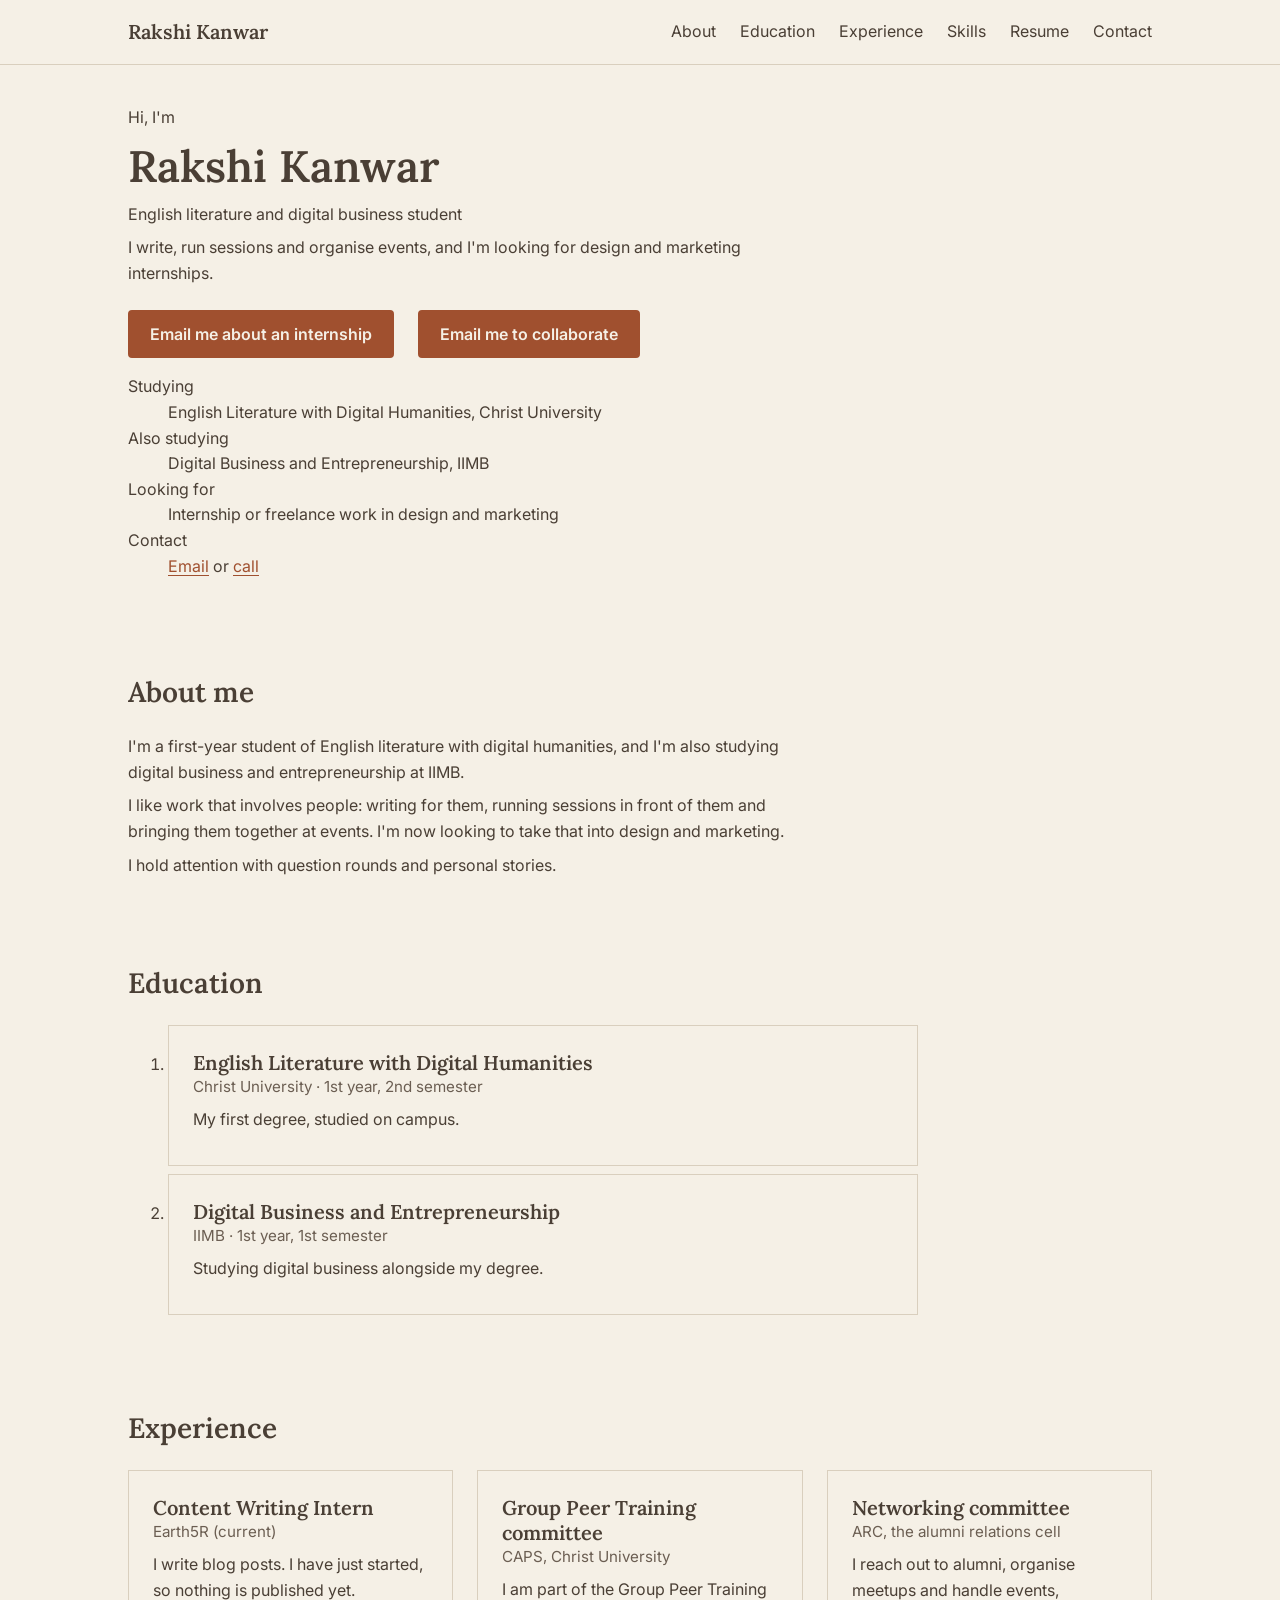
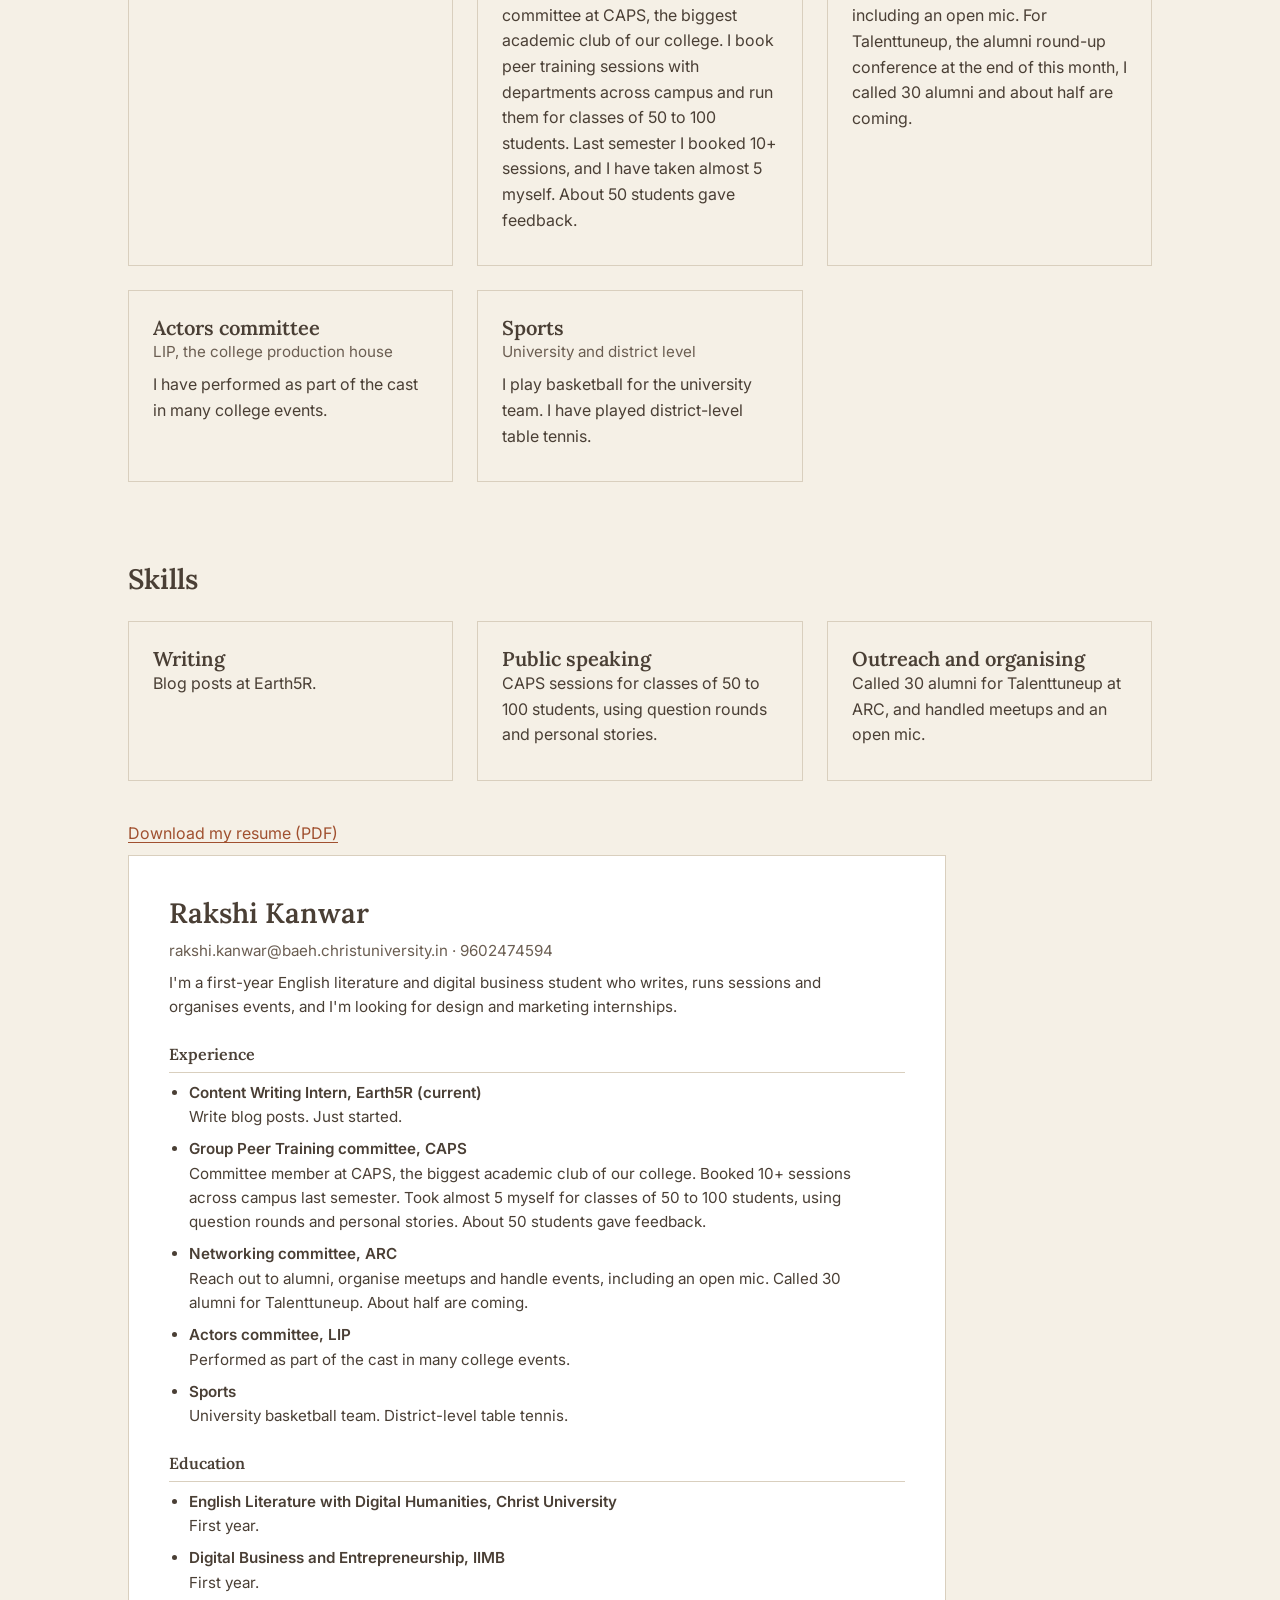
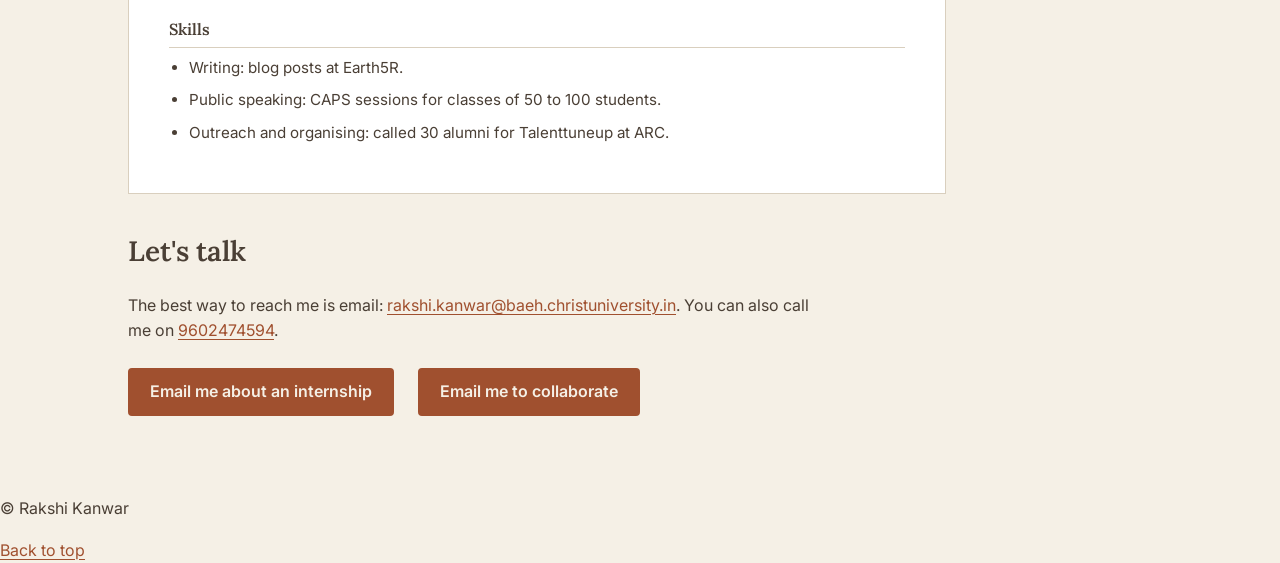
<file: index.html>
<!DOCTYPE html>
<html lang="en">
<head>
  <meta charset="UTF-8">
  <meta name="viewport" content="width=device-width, initial-scale=1">
  <title>Rakshi Kanwar | Portfolio and Resume</title>
  <meta name="description" content="Rakshi Kanwar, a first-year English literature and digital business student looking for design and marketing internships.">
  <link rel="preconnect" href="https://fonts.googleapis.com">
  <link rel="preconnect" href="https://fonts.gstatic.com" crossorigin>
  <link href="https://fonts.googleapis.com/css2?family=Inter:wght@400;600&family=Lora:ital,wght@0,600;1,400&display=swap" rel="stylesheet">
  <link rel="stylesheet" href="style.css">
</head>
<body>

  <header class="site-header">
    <nav class="nav" aria-label="Main">
      <a class="nav-brand" href="#home">Rakshi Kanwar</a>
      <ul class="nav-links">
        <li><a class="nav-link" href="#about">About</a></li>
        <li><a class="nav-link" href="#education">Education</a></li>
        <li><a class="nav-link" href="#experience">Experience</a></li>
        <li><a class="nav-link" href="#skills">Skills</a></li>
        <li><a class="nav-link" href="#resume">Resume</a></li>
        <li><a class="nav-link nav-cta" href="#contact">Contact</a></li>
      </ul>
    </nav>
  </header>

  <main>

    <section id="home">
      <div class="hero">
        <div class="hero-text">
          <p class="hero-hello">Hi, I'm</p>
          <h1>Rakshi Kanwar</h1>
          <p class="role">English literature and digital business student</p>
          <p class="lead">I write, run sessions and organise events, and I'm looking for design and marketing internships.</p>
          <div class="button-row">
            <a class="btn" href="mailto:rakshi.kanwar@baeh.christuniversity.in?subject=Internship%20opportunity">Email me about an internship</a>
            <a class="btn btn-outline" href="mailto:rakshi.kanwar@baeh.christuniversity.in?subject=Let%27s%20collaborate">Email me to collaborate</a>
          </div>
        </div>
        <dl class="facts">
          <div><dt>Studying</dt><dd>English Literature with Digital Humanities, Christ University</dd></div>
          <div><dt>Also studying</dt><dd>Digital Business and Entrepreneurship, IIMB</dd></div>
          <div><dt>Looking for</dt><dd>Internship or freelance work in design and marketing</dd></div>
          <div><dt>Contact</dt><dd><a href="mailto:rakshi.kanwar@baeh.christuniversity.in">Email</a> or <a href="tel:9602474594">call</a></dd></div>
        </dl>
      </div>
    </section>

    <section id="about">
      <h2>About me</h2>
      <div class="about">
        <div>
          <p>I'm a first-year student of English literature with digital humanities, and I'm also studying digital business and entrepreneurship at IIMB.</p>
          <p>I like work that involves people: writing for them, running sessions in front of them and bringing them together at events. I'm now looking to take that into design and marketing.</p>
        </div>
        <p class="pull">I hold attention with question rounds and personal stories.</p>
      </div>
    </section>

    <section id="education">
      <h2>Education</h2>
      <ol class="timeline">
        <li class="card">
          <h3>English Literature with Digital Humanities</h3>
          <p class="card-meta">Christ University · 1st year, 2nd semester</p>
          <p>My first degree, studied on campus.</p>
        </li>
        <li class="card">
          <h3>Digital Business and Entrepreneurship</h3>
          <p class="card-meta">IIMB · 1st year, 1st semester</p>
          <p>Studying digital business alongside my degree.</p>
        </li>
      </ol>
    </section>

    <section id="experience">
      <h2>Experience</h2>
      <div class="cards">
        <article class="card">
          <h3>Content Writing Intern</h3>
          <p class="card-meta">Earth5R (current)</p>
          <p>I write blog posts. I have just started, so nothing is published yet.</p>
        </article>
        <article class="card">
          <h3>Group Peer Training committee</h3>
          <p class="card-meta">CAPS, Christ University</p>
          <p>I am part of the Group Peer Training committee at CAPS, the biggest academic club of our college. I book peer training sessions with departments across campus and run them for classes of 50 to 100 students. Last semester I booked 10+ sessions, and I have taken almost 5 myself. About 50 students gave feedback.</p>
        </article>
        <article class="card">
          <h3>Networking committee</h3>
          <p class="card-meta">ARC, the alumni relations cell</p>
          <p>I reach out to alumni, organise meetups and handle events, including an open mic. For Talenttuneup, the alumni round-up conference at the end of this month, I called 30 alumni and about half are coming.</p>
        </article>
        <article class="card">
          <h3>Actors committee</h3>
          <p class="card-meta">LIP, the college production house</p>
          <p>I have performed as part of the cast in many college events.</p>
        </article>
        <article class="card">
          <h3>Sports</h3>
          <p class="card-meta">University and district level</p>
          <p>I play basketball for the university team. I have played district-level table tennis.</p>
        </article>
      </div>
    </section>

    <section id="skills">
      <h2>Skills</h2>
      <div class="cards">
        <article class="card">
          <h3>Writing</h3>
          <p>Blog posts at Earth5R.</p>
        </article>
        <article class="card">
          <h3>Public speaking</h3>
          <p>CAPS sessions for classes of 50 to 100 students, using question rounds and personal stories.</p>
        </article>
        <article class="card">
          <h3>Outreach and organising</h3>
          <p>Called 30 alumni for Talenttuneup at ARC, and handled meetups and an open mic.</p>
        </article>
      </div>
    </section>

    <p class="download"><a href="resume.pdf" download>Download my resume (PDF)</a></p>

    <section id="resume" aria-label="Resume">
      <h2>Rakshi Kanwar</h2>
      <p class="resume-contact">rakshi.kanwar@baeh.christuniversity.in · 9602474594</p>
      <p>I'm a first-year English literature and digital business student who writes, runs sessions and organises events, and I'm looking for design and marketing internships.</p>

      <h3>Experience</h3>
      <ul>
        <li><span class="entry-title">Content Writing Intern, Earth5R (current)</span>Write blog posts. Just started.</li>
        <li><span class="entry-title">Group Peer Training committee, CAPS</span>Committee member at CAPS, the biggest academic club of our college. Booked 10+ sessions across campus last semester. Took almost 5 myself for classes of 50 to 100 students, using question rounds and personal stories. About 50 students gave feedback.</li>
        <li><span class="entry-title">Networking committee, ARC</span>Reach out to alumni, organise meetups and handle events, including an open mic. Called 30 alumni for Talenttuneup. About half are coming.</li>
        <li><span class="entry-title">Actors committee, LIP</span>Performed as part of the cast in many college events.</li>
        <li><span class="entry-title">Sports</span>University basketball team. District-level table tennis.</li>
      </ul>

      <h3>Education</h3>
      <ul>
        <li><span class="entry-title">English Literature with Digital Humanities, Christ University</span>First year.</li>
        <li><span class="entry-title">Digital Business and Entrepreneurship, IIMB</span>First year.</li>
      </ul>

      <h3>Skills</h3>
      <ul>
        <li>Writing: blog posts at Earth5R.</li>
        <li>Public speaking: CAPS sessions for classes of 50 to 100 students.</li>
        <li>Outreach and organising: called 30 alumni for Talenttuneup at ARC.</li>
      </ul>
    </section>

    <section id="contact">
      <h2>Let's talk</h2>
      <p>The best way to reach me is email: <a href="mailto:rakshi.kanwar@baeh.christuniversity.in">rakshi.kanwar@baeh.christuniversity.in</a>. You can also call me on <a href="tel:9602474594">9602474594</a>.</p>
      <div class="button-row">
        <a class="btn" href="mailto:rakshi.kanwar@baeh.christuniversity.in?subject=Internship%20opportunity">Email me about an internship</a>
        <a class="btn btn-outline" href="mailto:rakshi.kanwar@baeh.christuniversity.in?subject=Let%27s%20collaborate">Email me to collaborate</a>
      </div>
    </section>

  </main>

  <footer class="site-footer">
    <div class="footer-inner">
      <p>© Rakshi Kanwar</p>
      <a href="#home">Back to top</a>
    </div>
  </footer>

</body>
</html>
</file>
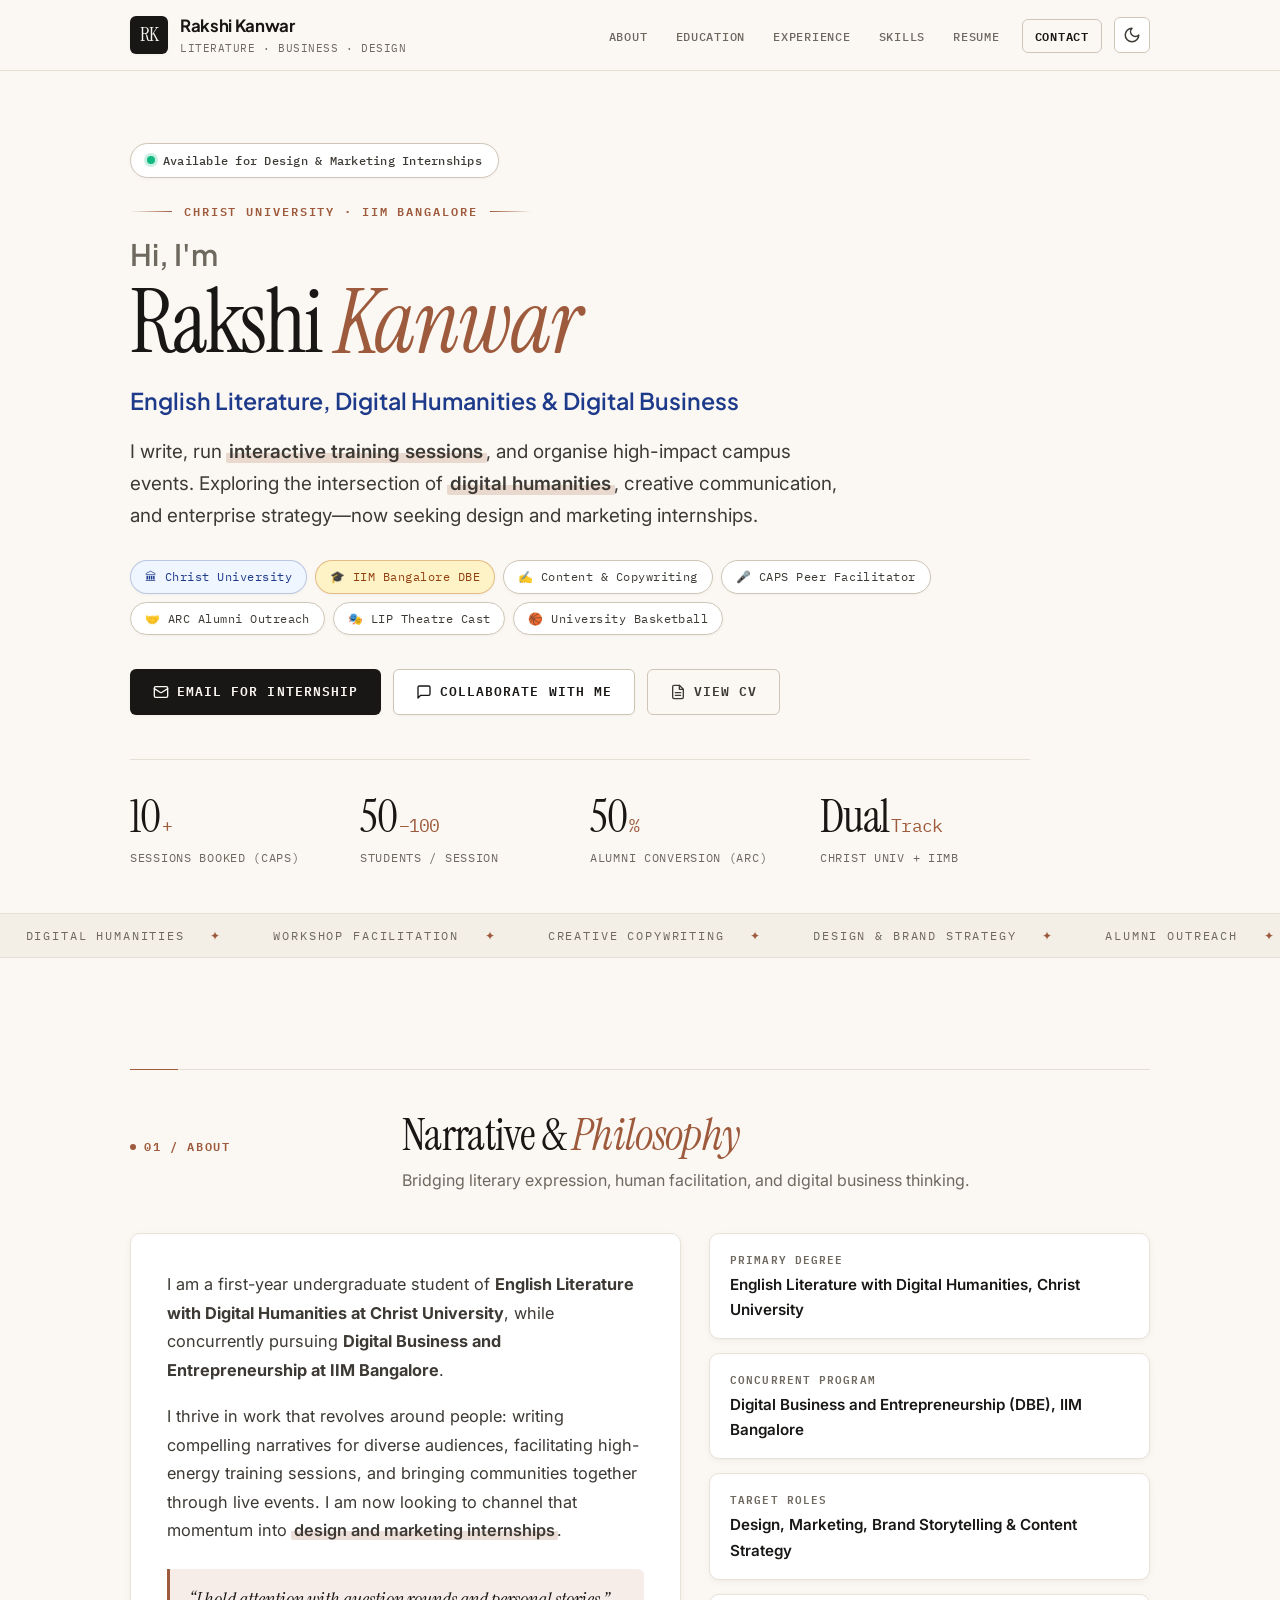
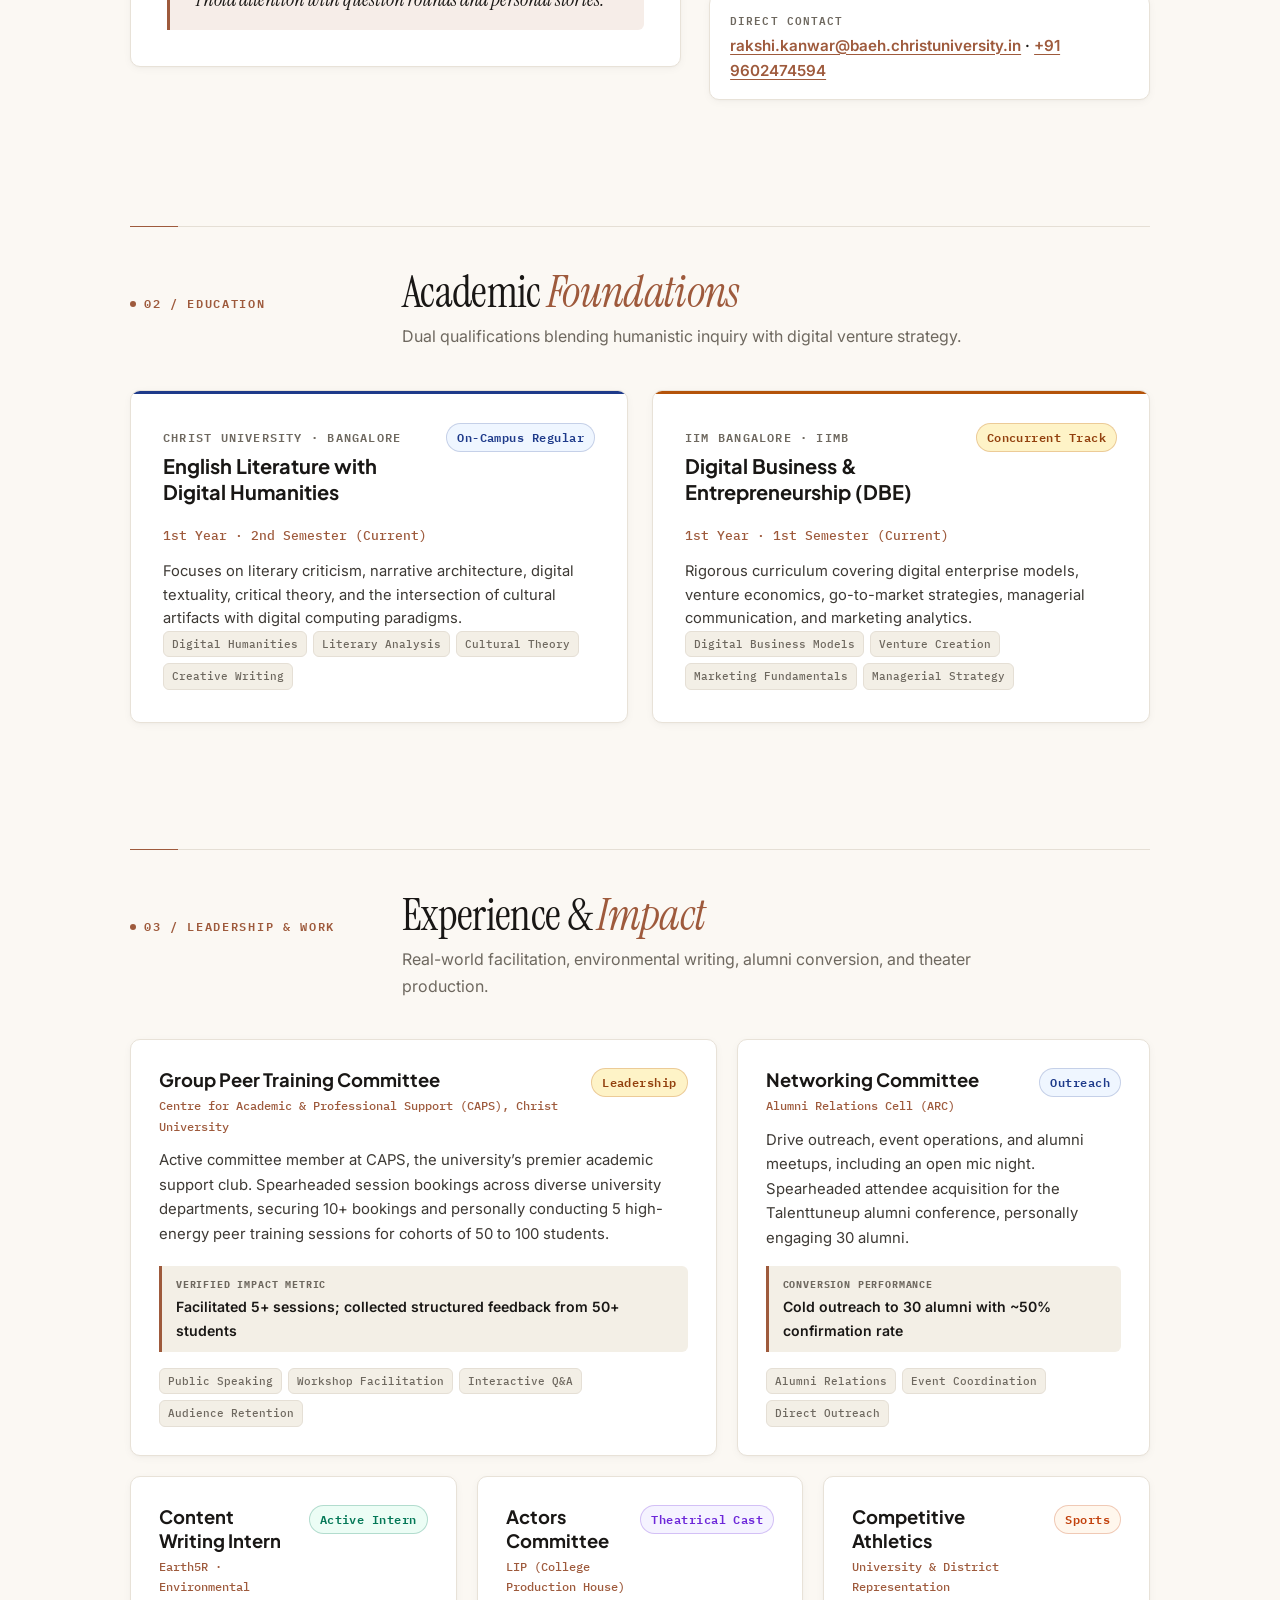
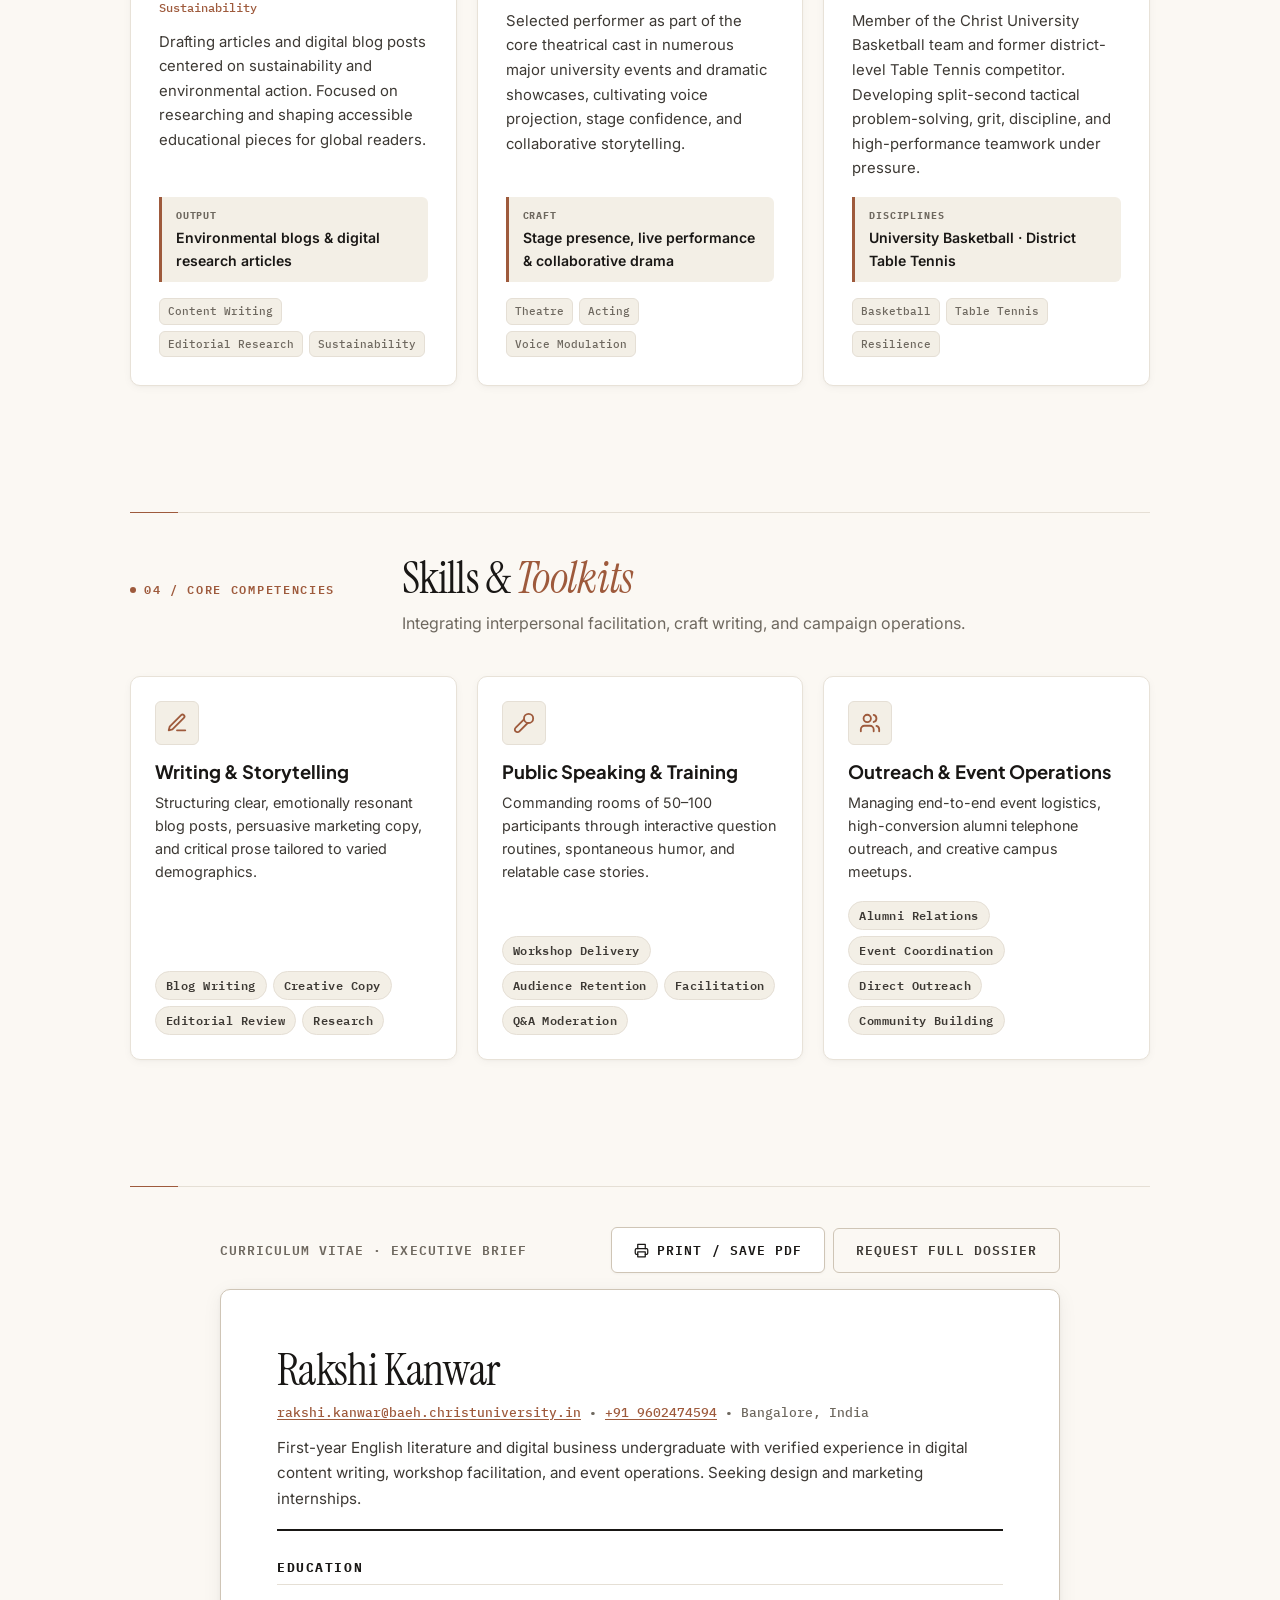
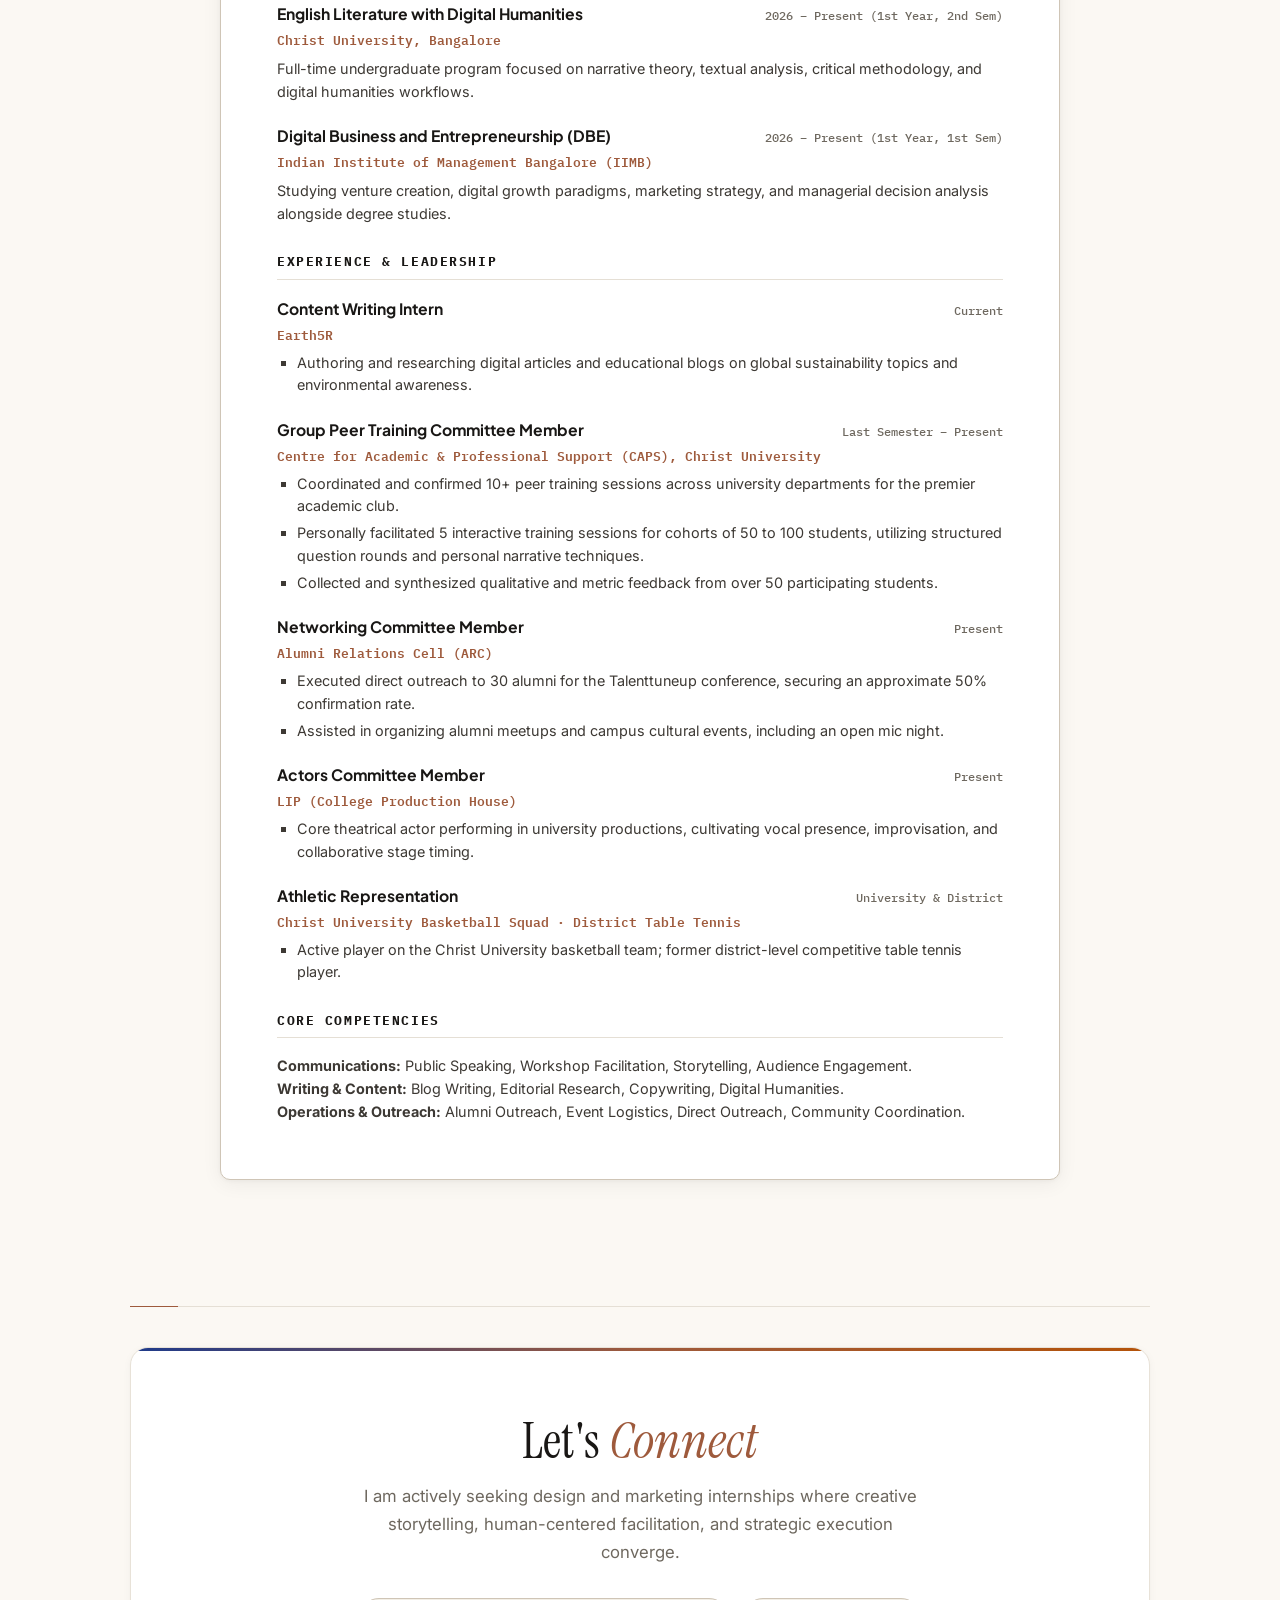
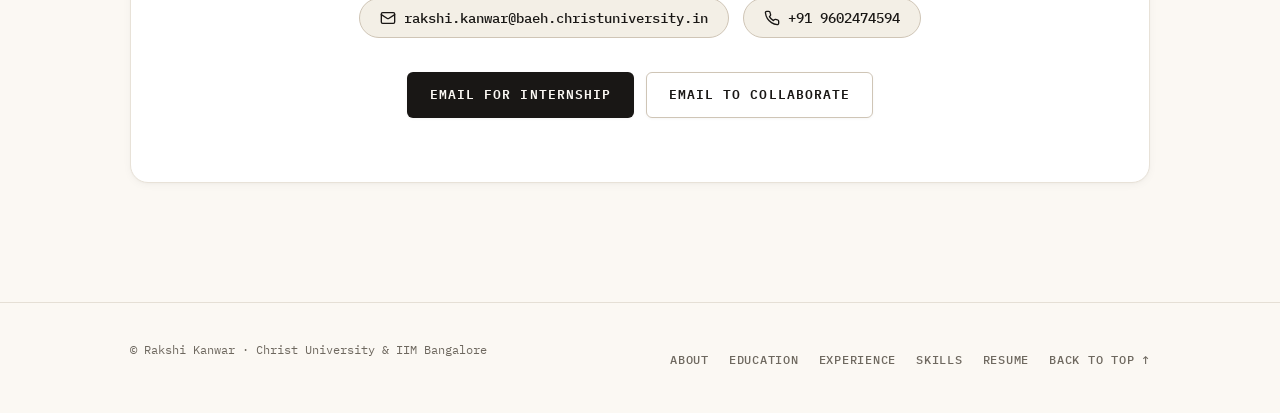
<file: rakshi_portfolio_enhanced.html>
<!DOCTYPE html>
<html lang="en" data-theme="light">
<head>
  <meta charset="UTF-8">
  <meta name="viewport" content="width=device-width, initial-scale=1.0">
  <title>Rakshi Kanwar | Literature & Digital Business · Portfolio & Resume</title>
  <meta name="description" content="Rakshi Kanwar — English Literature & Digital Humanities at Christ University, Digital Business & Entrepreneurship at IIM Bangalore. Seeking design and marketing internships.">
  <meta name="theme-color" content="#FBF8F3" id="meta-theme-color">

  <meta property="og:title" content="Rakshi Kanwar | Portfolio & Resume">
  <meta property="og:description" content="Student of English Literature & Digital Humanities (Christ University) and Digital Business (IIM Bangalore). Facilitator, writer, and marketing intern candidate.">
  <meta property="og:type" content="website">

  <link rel="icon" type="image/svg+xml" href="data:image/svg+xml,%3Csvg xmlns='http://www.w3.org/2000/svg' viewBox='0 0 64 64'%3E%3Crect width='64' height='64' rx='14' fill='%23191715'/%3E%3Ctext x='50%25' y='55%25' text-anchor='middle' dominant-baseline='middle' fill='%23FBF8F3' font-family='Georgia, serif' font-size='28' font-weight='600' letter-spacing='-1'%3ERK%3C/text%3E%3C/svg%3E">

  <link rel="preconnect" href="https://fonts.googleapis.com">
  <link rel="preconnect" href="https://fonts.gstatic.com" crossorigin>
  <link href="https://fonts.googleapis.com/css2?family=IBM+Plex+Mono:ital,wght@0,400;0,500;0,600;1,400&family=Instrument+Serif:ital@0;1&family=Inter:wght@300;400;500;600;700&family=Plus+Jakarta+Sans:wght@500;600;700;800&display=swap" rel="stylesheet">

  <style>
    :root {
      --bg: #FBF8F3;
      --bg-subtle: #F3EFE6;
      --bg-card: #FFFFFF;
      --bg-card-hover: #FFFFFF;
      --bg-translucent: rgba(251, 248, 243, 0.92);

      --ink: #191715;
      --ink-secondary: #3D3934;
      --ink-muted: #6E685F;
      --ink-faint: #9E978C;

      --rule: #E5DFD5;
      --rule-strong: #CFC5B6;
      --card-border: #E8E2D8;

      --accent: #9E5A3C;
      --accent-hover: #83472E;
      --accent-subtle: #F6EDE8;
      --accent-glow: rgba(158, 90, 60, 0.18);

      --accent-secondary: #1E3A8A;
      --accent-gold: #B45309;
      --accent-gold-bg: #FEF3C7;
      --accent-green: #047857;
      --accent-green-bg: #ECFDF5;
      --accent-green-dot: #10B981;
      --accent-purple: #6D28D9;
      --accent-purple-bg: #F5F3FF;
      --accent-coral: #C2410C;

      --hl-color: rgba(158, 90, 60, 0.20);

      --shadow-sm: 0 1px 3px rgba(25, 23, 21, 0.04);
      --shadow-card: 0 2px 8px rgba(25, 23, 21, 0.04), 0 1px 2px rgba(25, 23, 21, 0.02);
      --shadow-hover: 0 8px 24px rgba(25, 23, 21, 0.08), 0 2px 6px rgba(25, 23, 21, 0.04);
      --shadow-paper: 0 4px 20px rgba(25, 23, 21, 0.06), 0 1px 4px rgba(25, 23, 21, 0.04);

      --font-serif: 'Instrument Serif', Georgia, 'Times New Roman', serif;
      --font-heading: 'Plus Jakarta Sans', -apple-system, BlinkMacSystemFont, sans-serif;
      --font-body: 'Inter', -apple-system, BlinkMacSystemFont, sans-serif;
      --font-mono: 'IBM Plex Mono', ui-monospace, SFMono-Regular, Menlo, monospace;

      --container-max: 1100px;
      --container-narrow: 840px;
      --header-h: 70px;
      --radius-sm: 6px;
      --radius-md: 10px;
      --radius-lg: 18px;
      --radius-full: 9999px;
      --ease: cubic-bezier(0.22, 1, 0.36, 1);
    }

    [data-theme="dark"] {
      --bg: #0C0B12;
      --bg-subtle: #14131F;
      --bg-card: #181726;
      --bg-card-hover: #1F1D30;
      --bg-translucent: rgba(12, 11, 18, 0.92);

      --ink: #F5F2FC;
      --ink-secondary: #CBC5DE;
      --ink-muted: #8E87A8;
      --ink-faint: #565070;

      --rule: #252336;
      --rule-strong: #37334F;
      --card-border: #2B2842;

      --accent: #D08564;
      --accent-hover: #E49A7A;
      --accent-subtle: rgba(208, 133, 100, 0.12);
      --accent-glow: rgba(208, 133, 100, 0.28);

      --accent-secondary: #93C5FD;
      --accent-gold: #FBBF24;
      --accent-gold-bg: rgba(251, 191, 36, 0.12);
      --accent-green: #34D399;
      --accent-green-bg: rgba(52, 211, 153, 0.12);
      --accent-green-dot: #10B981;
      --accent-purple: #C4AEFF;
      --accent-purple-bg: rgba(196, 174, 255, 0.12);
      --accent-coral: #FB923C;

      --hl-color: rgba(208, 133, 100, 0.30);

      --shadow-sm: 0 1px 3px rgba(0, 0, 0, 0.3);
      --shadow-card: 0 4px 16px rgba(0, 0, 0, 0.35);
      --shadow-hover: 0 12px 32px rgba(0, 0, 0, 0.5), 0 0 20px rgba(167, 139, 250, 0.12);
      --shadow-paper: 0 10px 30px rgba(0, 0, 0, 0.5);
    }

    *, *::before, *::after {
      box-sizing: border-box;
      margin: 0;
      padding: 0;
    }

    html {
      scroll-behavior: smooth;
      font-size: 16px;
      scroll-padding-top: var(--header-h);
      -webkit-text-size-adjust: 100%;
    }

    body {
      font-family: var(--font-body);
      background-color: var(--bg);
      color: var(--ink-secondary);
      line-height: 1.65;
      -webkit-font-smoothing: antialiased;
      -moz-osx-font-smoothing: grayscale;
      transition: background-color 240ms var(--ease), color 240ms var(--ease);
      overflow-x: hidden;
    }

    ::selection {
      background-color: var(--accent);
      color: #FFFFFF;
    }

    :focus-visible {
      outline: 2px solid var(--accent);
      outline-offset: 3px;
      border-radius: var(--radius-sm);
    }

    h1, h2, h3, h4, h5, h6 {
      color: var(--ink);
      line-height: 1.2;
      font-weight: 600;
    }

    a {
      color: inherit;
      text-decoration: none;
      transition: color 0.18s ease;
    }

    p {
      margin-bottom: 1.1rem;
    }

    p:last-child {
      margin-bottom: 0;
    }

    ul {
      list-style: none;
    }

    .container {
      width: 100%;
      max-width: var(--container-max);
      margin-left: auto;
      margin-right: auto;
      padding-left: clamp(1.25rem, 3.5vw, 2.5rem);
      padding-right: clamp(1.25rem, 3.5vw, 2.5rem);
    }

    .container-narrow {
      max-width: var(--container-narrow);
    }

    .skip-link {
      position: absolute;
      top: -60px;
      left: 20px;
      background: var(--ink);
      color: var(--bg);
      padding: 8px 16px;
      font-family: var(--font-mono);
      font-size: 0.8rem;
      z-index: 9999;
      border-radius: var(--radius-sm);
      transition: top 0.2s ease;
    }

    .skip-link:focus {
      top: 15px;
    }

    .site-header {
      position: sticky;
      top: 0;
      z-index: 1000;
      background-color: var(--bg-translucent);
      backdrop-filter: blur(14px);
      -webkit-backdrop-filter: blur(14px);
      border-bottom: 1px solid var(--rule);
      transition: border-color 0.2s ease, background-color 0.2s ease;
    }

    .nav {
      display: flex;
      align-items: center;
      justify-content: space-between;
      height: var(--header-h);
      max-width: var(--container-max);
      margin: 0 auto;
      padding: 0 clamp(1.25rem, 3.5vw, 2.5rem);
    }

    .brand-wrapper {
      display: flex;
      align-items: center;
      gap: 12px;
    }

    .monogram {
      width: 38px;
      height: 38px;
      background-color: var(--ink);
      color: var(--bg);
      display: flex;
      align-items: center;
      justify-content: center;
      border-radius: var(--radius-sm);
      font-family: var(--font-serif);
      font-size: 1.25rem;
      font-weight: 400;
      letter-spacing: -0.5px;
      transition: transform 0.22s var(--ease), box-shadow 0.22s var(--ease);
      user-select: none;
      box-shadow: var(--shadow-sm);
    }

    .brand-wrapper:hover .monogram {
      transform: scale(1.06) rotate(-2deg);
      box-shadow: 0 4px 12px var(--accent-glow);
    }

    .brand-info {
      display: flex;
      flex-direction: column;
    }

    .nav-brand {
      font-family: var(--font-heading);
      font-weight: 700;
      font-size: 1.05rem;
      color: var(--ink);
      letter-spacing: -0.02em;
    }

    .brand-tagline {
      font-family: var(--font-mono);
      font-size: 0.68rem;
      letter-spacing: 0.05em;
      text-transform: uppercase;
      color: var(--ink-muted);
    }

    .nav-right {
      display: flex;
      align-items: center;
      gap: 12px;
    }

    .nav-links {
      display: flex;
      align-items: center;
      gap: 4px;
    }

    .nav-link {
      font-family: var(--font-mono);
      font-size: 0.78rem;
      font-weight: 500;
      text-transform: uppercase;
      letter-spacing: 0.06em;
      color: var(--ink-muted);
      padding: 6px 12px;
      border-radius: var(--radius-sm);
      transition: all 0.18s ease;
      position: relative;
    }

    .nav-link:hover {
      color: var(--ink);
      background-color: var(--bg-subtle);
    }

    .nav-cta {
      border: 1px solid var(--rule-strong);
      color: var(--ink);
      font-weight: 600;
      margin-left: 6px;
    }

    .nav-cta:hover {
      border-color: var(--accent);
      color: var(--accent);
      background-color: var(--accent-subtle);
    }

    .theme-toggle {
      width: 36px;
      height: 36px;
      display: inline-flex;
      align-items: center;
      justify-content: center;
      background: var(--bg-card);
      border: 1px solid var(--rule-strong);
      border-radius: var(--radius-sm);
      color: var(--ink-secondary);
      cursor: pointer;
      transition: all 0.2s ease;
    }

    .theme-toggle:hover {
      color: var(--accent);
      border-color: var(--accent);
      transform: translateY(-1px);
    }

    .theme-icon-dark,
    .theme-icon-light {
      display: none;
    }

    [data-theme="light"] .theme-icon-dark {
      display: block;
    }

    [data-theme="dark"] .theme-icon-light {
      display: block;
    }

    .hero-section {
      padding: clamp(3.5rem, 8vh, 6.5rem) 0 clamp(2.5rem, 5vh, 4rem);
      position: relative;
    }

    .hero-content {
      max-width: 900px;
    }

    .hero-status-row {
      display: flex;
      align-items: center;
      gap: 12px;
      margin-bottom: 24px;
      flex-wrap: wrap;
    }

    .hero-status {
      display: inline-flex;
      align-items: center;
      gap: 8px;
      background-color: var(--bg-card);
      border: 1px solid var(--rule-strong);
      border-radius: var(--radius-full);
      padding: 6px 16px;
      font-family: var(--font-mono);
      font-size: 0.78rem;
      font-weight: 500;
      color: var(--ink-secondary);
      box-shadow: var(--shadow-sm);
      letter-spacing: 0.02em;
    }

    .status-dot {
      width: 8px;
      height: 8px;
      border-radius: 50%;
      background-color: var(--accent-green-dot);
      box-shadow: 0 0 0 3px rgba(16, 185, 129, 0.22);
      display: inline-block;
      animation: pulse 2.2s infinite;
    }

    @keyframes pulse {
      0% { box-shadow: 0 0 0 0 rgba(16, 185, 129, 0.45); }
      70% { box-shadow: 0 0 0 7px rgba(16, 185, 129, 0); }
      100% { box-shadow: 0 0 0 0 rgba(16, 185, 129, 0); }
    }

    .hero-eyebrow {
      display: flex;
      align-items: center;
      gap: 12px;
      margin-bottom: 18px;
    }

    .eyebrow-line {
      height: 1px;
      width: 42px;
      background: linear-gradient(90deg, transparent, var(--accent));
    }

    .eyebrow-line:last-child {
      background: linear-gradient(90deg, var(--accent), transparent);
    }

    .eyebrow-text {
      font-family: var(--font-mono);
      font-size: 0.74rem;
      letter-spacing: 0.16em;
      text-transform: uppercase;
      color: var(--accent);
      font-weight: 600;
    }

    .hero-title {
      font-family: var(--font-serif);
      font-size: clamp(3.2rem, 7.5vw, 5.5rem);
      font-weight: 400;
      letter-spacing: -0.025em;
      color: var(--ink);
      line-height: 1.05;
      margin-bottom: 16px;
    }

    .hero-title .greeting {
      font-family: var(--font-heading);
      font-size: clamp(1.2rem, 2.5vw, 1.85rem);
      font-weight: 600;
      color: var(--ink-muted);
      display: block;
      letter-spacing: normal;
      margin-bottom: 6px;
    }

    .hero-title em {
      font-style: italic;
      color: var(--accent);
    }

    .hero-subtitle {
      font-family: var(--font-heading);
      font-size: clamp(1.15rem, 2.4vw, 1.45rem);
      font-weight: 600;
      color: var(--accent-secondary);
      line-height: 1.35;
      margin-bottom: 20px;
    }

    [data-theme="dark"] .hero-subtitle {
      color: #93C5FD;
    }

    .hero-lead {
      font-size: clamp(1.05rem, 1.8vw, 1.18rem);
      font-weight: 400;
      color: var(--ink-secondary);
      line-height: 1.7;
      max-width: 720px;
      margin-bottom: 28px;
    }

    mark.hl {
      color: inherit;
      font-weight: 600;
      background-color: transparent;
      background-image: linear-gradient(transparent 56%, var(--hl-color) 56%);
      background-repeat: no-repeat;
      background-position: 0 0;
      background-size: 100% 100%;
      padding: 0 0.18em;
      margin: 0 -0.06em;
      border-radius: 2px;
      box-decoration-break: clone;
      -webkit-box-decoration-break: clone;
      transition: background-size 0.5s ease;
    }

    .hero-chips {
      display: flex;
      flex-wrap: wrap;
      gap: 8px;
      margin-bottom: 34px;
    }

    .chip {
      font-family: var(--font-mono);
      font-size: 0.74rem;
      letter-spacing: 0.04em;
      padding: 6px 14px;
      border-radius: var(--radius-full);
      border: 1px solid var(--rule-strong);
      background: var(--bg-card);
      color: var(--ink-secondary);
      box-shadow: var(--shadow-sm);
      display: inline-flex;
      align-items: center;
      gap: 6px;
      transition: all 0.2s var(--ease);
      user-select: none;
    }

    .chip:hover {
      border-color: var(--accent);
      color: var(--accent);
      transform: translateY(-2px);
      box-shadow: 0 4px 12px var(--accent-glow);
    }

    .chip-iimb {
      border-color: rgba(180, 83, 9, 0.35);
      background-color: var(--accent-gold-bg);
      color: #92400e;
    }

    [data-theme="dark"] .chip-iimb {
      color: #FBBF24;
      border-color: rgba(251, 191, 36, 0.35);
    }

    .chip-christ {
      border-color: rgba(30, 58, 138, 0.25);
      background-color: #EFF6FF;
      color: #1E3A8A;
    }

    [data-theme="dark"] .chip-christ {
      background-color: rgba(147, 197, 253, 0.12);
      color: #93C5FD;
      border-color: rgba(147, 197, 253, 0.3);
    }

    .button-row {
      display: flex;
      align-items: center;
      flex-wrap: wrap;
      gap: 12px;
      margin-bottom: 44px;
    }

    .btn {
      display: inline-flex;
      align-items: center;
      justify-content: center;
      gap: 8px;
      padding: 11px 22px;
      font-family: var(--font-mono);
      font-size: 0.82rem;
      font-weight: 600;
      text-transform: uppercase;
      letter-spacing: 0.08em;
      border-radius: var(--radius-sm);
      border: 1px solid transparent;
      cursor: pointer;
      transition: all 0.2s var(--ease);
      text-decoration: none;
    }

    .btn-primary {
      background-color: var(--ink);
      color: var(--bg);
      box-shadow: var(--shadow-sm);
    }

    .btn-primary:hover {
      background-color: var(--accent);
      color: #FFFFFF;
      transform: translateY(-2px);
      box-shadow: 0 6px 18px var(--accent-glow);
    }

    .btn-secondary {
      background-color: var(--bg-card);
      color: var(--ink);
      border-color: var(--rule-strong);
      box-shadow: var(--shadow-sm);
    }

    .btn-secondary:hover {
      background-color: var(--bg-subtle);
      border-color: var(--accent);
      color: var(--accent);
      transform: translateY(-2px);
    }

    .btn-outline {
      background-color: transparent;
      color: var(--ink-secondary);
      border-color: var(--rule-strong);
    }

    .btn-outline:hover {
      background-color: var(--bg-card);
      color: var(--ink);
      border-color: var(--ink);
      transform: translateY(-2px);
    }

    .metrics-ribbon {
      display: grid;
      grid-template-columns: repeat(4, 1fr);
      gap: 20px;
      border-top: 1px solid var(--rule);
      padding-top: 32px;
    }

    .metric-item {
      display: flex;
      flex-direction: column;
    }

    .metric-value {
      font-family: var(--font-serif);
      font-size: clamp(2.1rem, 3.8vw, 2.85rem);
      font-weight: 400;
      color: var(--ink);
      letter-spacing: -0.02em;
      line-height: 1.1;
    }

    .metric-value .metric-unit {
      font-family: var(--font-mono);
      font-size: 1.1rem;
      color: var(--accent);
      margin-left: 2px;
    }

    .metric-label {
      font-family: var(--font-mono);
      font-size: 0.74rem;
      text-transform: uppercase;
      letter-spacing: 0.06em;
      color: var(--ink-muted);
      margin-top: 6px;
    }

    .marquee-wrap {
      width: 100%;
      overflow: hidden;
      border-top: 1px solid var(--rule);
      border-bottom: 1px solid var(--rule);
      padding: 12px 0;
      background-color: var(--bg-subtle);
      margin-bottom: 3rem;
    }

    .marquee-track {
      display: flex;
      width: max-content;
      animation: marquee 34s linear infinite;
    }

    .marquee-track:hover {
      animation-play-state: paused;
    }

    @keyframes marquee {
      from { transform: translateX(0); }
      to { transform: translateX(-50%); }
    }

    .marquee-item {
      font-family: var(--font-mono);
      font-size: 0.72rem;
      letter-spacing: 0.16em;
      text-transform: uppercase;
      color: var(--ink-muted);
      padding: 0 1.6rem;
      white-space: nowrap;
      display: inline-flex;
      align-items: center;
      gap: 1.6rem;
    }

    .marquee-sep {
      color: var(--accent);
      font-size: 0.75rem;
    }

    .section {
      padding: clamp(3rem, 7vh, 5.5rem) 0;
      position: relative;
    }

    .stitch-divider {
      width: 100%;
      height: 1px;
      background: linear-gradient(
        90deg,
        var(--accent) 0,
        var(--accent) 48px,
        var(--rule) 48px,
        var(--rule) 100%
      );
      margin-bottom: 2.5rem;
    }

    .section-header-editorial {
      display: grid;
      grid-template-columns: 240px 1fr;
      gap: 2rem;
      margin-bottom: 2.5rem;
      align-items: baseline;
    }

    .section-kicker {
      font-family: var(--font-mono);
      font-size: 0.75rem;
      letter-spacing: 0.14em;
      text-transform: uppercase;
      color: var(--accent);
      font-weight: 600;
      display: flex;
      align-items: center;
      gap: 8px;
    }

    .section-kicker::before {
      content: "";
      display: inline-block;
      width: 6px;
      height: 6px;
      background-color: var(--accent);
      border-radius: 50%;
    }

    .section-title-wrap {
      display: flex;
      flex-direction: column;
      gap: 6px;
    }

    .section-title {
      font-family: var(--font-serif);
      font-size: clamp(2rem, 3.8vw, 2.75rem);
      font-weight: 400;
      color: var(--ink);
      line-height: 1.15;
      letter-spacing: -0.015em;
    }

    .section-title em {
      font-style: italic;
      color: var(--accent);
    }

    .section-subtitle {
      font-size: 1rem;
      color: var(--ink-muted);
      max-width: 60ch;
      font-weight: 400;
    }

    .about-grid {
      display: grid;
      grid-template-columns: 1.25fr 1fr;
      gap: 28px;
      align-items: start;
    }

    .about-card {
      background-color: var(--bg-card);
      border: 1px solid var(--card-border);
      border-radius: var(--radius-md);
      padding: clamp(1.5rem, 3.5vw, 2.25rem);
      box-shadow: var(--shadow-card);
    }

    .about-card p {
      font-size: 1.02rem;
      line-height: 1.75;
      color: var(--ink-secondary);
    }

    .quote-box {
      border-left: 3px solid var(--accent);
      background-color: var(--accent-subtle);
      border-radius: 0 var(--radius-sm) var(--radius-sm) 0;
      padding: 16px 20px;
      margin-top: 24px;
    }

    .quote-box p {
      font-family: var(--font-serif);
      font-size: 1.25rem;
      font-style: italic;
      color: var(--ink);
      line-height: 1.45;
      margin-bottom: 0;
    }

    .facts-list {
      display: flex;
      flex-direction: column;
      gap: 14px;
    }

    .fact-item {
      background-color: var(--bg-card);
      border: 1px solid var(--card-border);
      border-radius: var(--radius-md);
      padding: 16px 20px;
      box-shadow: var(--shadow-card);
      display: flex;
      flex-direction: column;
      gap: 4px;
      transition: transform 0.2s ease, border-color 0.2s ease;
    }

    .fact-item:hover {
      border-color: var(--rule-strong);
      transform: translateY(-2px);
    }

    .fact-item dt {
      font-family: var(--font-mono);
      font-size: 0.68rem;
      font-weight: 600;
      text-transform: uppercase;
      letter-spacing: 0.1em;
      color: var(--ink-muted);
    }

    .fact-item dd {
      font-size: 0.95rem;
      font-weight: 600;
      color: var(--ink);
      margin-inline-start: 0;
    }

    .fact-item dd a {
      color: var(--accent);
      text-decoration: underline;
      text-underline-offset: 3px;
    }

    .education-grid {
      display: grid;
      grid-template-columns: 1fr 1fr;
      gap: 24px;
    }

    .edu-card {
      background-color: var(--bg-card);
      border: 1px solid var(--card-border);
      border-radius: var(--radius-md);
      padding: clamp(1.5rem, 3vw, 2rem);
      box-shadow: var(--shadow-card);
      display: flex;
      flex-direction: column;
      justify-content: space-between;
      position: relative;
      overflow: hidden;
      transition: transform 0.2s ease, border-color 0.2s ease, box-shadow 0.2s ease;
    }

    .edu-card::before {
      content: "";
      position: absolute;
      top: 0;
      left: 0;
      right: 0;
      height: 3px;
      background: var(--card-top-color, var(--accent));
    }

    .edu-card-christ {
      --card-top-color: #1E3A8A;
    }

    .edu-card-iimb {
      --card-top-color: #B45309;
    }

    .edu-card:hover {
      transform: translateY(-3px);
      box-shadow: var(--shadow-hover);
      border-color: var(--rule-strong);
    }

    .edu-header {
      display: flex;
      justify-content: space-between;
      align-items: flex-start;
      margin-bottom: 14px;
      gap: 12px;
    }

    .edu-institution {
      font-family: var(--font-mono);
      font-size: 0.76rem;
      text-transform: uppercase;
      letter-spacing: 0.1em;
      color: var(--ink-muted);
      font-weight: 600;
    }

    .edu-degree {
      font-family: var(--font-heading);
      font-size: 1.25rem;
      font-weight: 700;
      color: var(--ink);
      line-height: 1.3;
      margin: 4px 0 6px;
    }

    .edu-term {
      font-family: var(--font-mono);
      font-size: 0.8rem;
      color: var(--accent);
      font-weight: 500;
    }

    .edu-desc {
      font-size: 0.92rem;
      color: var(--ink-secondary);
      line-height: 1.6;
      margin: 14px 0 18px;
    }

    .edu-tags {
      display: flex;
      flex-wrap: wrap;
      gap: 6px;
      margin-top: auto;
    }

    .pill-badge {
      display: inline-flex;
      align-items: center;
      gap: 6px;
      padding: 4px 10px;
      border-radius: var(--radius-full);
      font-family: var(--font-mono);
      font-size: 0.72rem;
      font-weight: 600;
      letter-spacing: 0.04em;
      white-space: nowrap;
    }

    .badge-blue {
      background-color: #EFF6FF;
      color: #1E3A8A;
      border: 1px solid rgba(30, 58, 138, 0.2);
    }

    [data-theme="dark"] .badge-blue {
      background-color: rgba(147, 197, 253, 0.12);
      color: #93C5FD;
      border-color: rgba(147, 197, 253, 0.3);
    }

    .badge-amber {
      background-color: var(--accent-gold-bg);
      color: #92400E;
      border: 1px solid rgba(180, 83, 9, 0.25);
    }

    [data-theme="dark"] .badge-amber {
      color: #FBBF24;
      border-color: rgba(251, 191, 36, 0.3);
    }

    .badge-green {
      background-color: var(--accent-green-bg);
      color: #047857;
      border: 1px solid rgba(4, 120, 87, 0.25);
    }

    [data-theme="dark"] .badge-green {
      color: #34D399;
      border-color: rgba(52, 211, 153, 0.3);
    }

    .badge-purple {
      background-color: var(--accent-purple-bg);
      color: #6D28D9;
      border: 1px solid rgba(109, 40, 217, 0.25);
    }

    [data-theme="dark"] .badge-purple {
      color: #C4AEFF;
      border-color: rgba(196, 174, 255, 0.3);
    }

    .badge-coral {
      background-color: #FFF7ED;
      color: #C2410C;
      border: 1px solid rgba(194, 65, 12, 0.25);
    }

    [data-theme="dark"] .badge-coral {
      background-color: rgba(251, 146, 60, 0.12);
      color: #FB923C;
      border-color: rgba(251, 146, 60, 0.3);
    }

    .badge-slate {
      background-color: var(--bg-subtle);
      color: var(--ink-secondary);
      border: 1px solid var(--rule);
    }

    .experience-grid {
      display: grid;
      grid-template-columns: repeat(12, 1fr);
      gap: 20px;
    }

    .experience-card {
      background-color: var(--bg-card);
      border: 1px solid var(--card-border);
      border-radius: var(--radius-md);
      padding: clamp(1.25rem, 2.5vw, 1.75rem);
      box-shadow: var(--shadow-card);
      display: flex;
      flex-direction: column;
      position: relative;
      transition: all 0.22s var(--ease);
    }

    .experience-card:hover {
      transform: translateY(-3px);
      box-shadow: var(--shadow-hover);
      border-color: var(--rule-strong);
    }

    .card-featured {
      grid-column: span 7;
    }

    .card-secondary {
      grid-column: span 5;
    }

    .card-third {
      grid-column: span 4;
    }

    .card-top {
      display: flex;
      align-items: flex-start;
      justify-content: space-between;
      gap: 12px;
      margin-bottom: 12px;
    }

    .card-title-group {
      display: flex;
      flex-direction: column;
    }

    .card-title {
      font-family: var(--font-heading);
      font-size: 1.15rem;
      font-weight: 700;
      color: var(--ink);
      line-height: 1.3;
    }

    .card-meta {
      font-family: var(--font-mono);
      font-size: 0.78rem;
      font-weight: 500;
      color: var(--accent);
      margin-top: 3px;
    }

    .card-desc {
      font-size: 0.93rem;
      color: var(--ink-secondary);
      line-height: 1.65;
      margin-bottom: 16px;
      flex-grow: 1;
    }

    .inner-box {
      background-color: var(--bg-subtle);
      border-left: 3px solid var(--accent);
      border-radius: 0 var(--radius-sm) var(--radius-sm) 0;
      padding: 10px 14px;
      margin-bottom: 16px;
    }

    .inner-box-label {
      font-family: var(--font-mono);
      font-size: 0.65rem;
      font-weight: 700;
      text-transform: uppercase;
      letter-spacing: 0.08em;
      color: var(--ink-muted);
      margin-bottom: 2px;
    }

    .inner-box-content {
      font-size: 0.88rem;
      font-weight: 600;
      color: var(--ink);
    }

    .card-tags {
      display: flex;
      flex-wrap: wrap;
      gap: 6px;
      margin-top: auto;
    }

    .tag {
      font-family: var(--font-mono);
      background-color: var(--bg-subtle);
      color: var(--ink-muted);
      font-size: 0.7rem;
      font-weight: 500;
      padding: 3px 8px;
      border-radius: var(--radius-sm);
      border: 1px solid var(--rule);
    }

    .skills-grid {
      display: grid;
      grid-template-columns: repeat(3, 1fr);
      gap: 20px;
    }

    .skill-card {
      background-color: var(--bg-card);
      border: 1px solid var(--card-border);
      border-radius: var(--radius-md);
      padding: 24px;
      box-shadow: var(--shadow-card);
      transition: all 0.22s var(--ease);
      display: flex;
      flex-direction: column;
    }

    .skill-card:hover {
      transform: translateY(-3px);
      box-shadow: var(--shadow-hover);
      border-color: var(--rule-strong);
    }

    .skill-icon-wrap {
      width: 44px;
      height: 44px;
      background-color: var(--bg-subtle);
      border: 1px solid var(--rule);
      border-radius: var(--radius-sm);
      display: flex;
      align-items: center;
      justify-content: center;
      margin-bottom: 16px;
      color: var(--accent);
    }

    .skill-title {
      font-family: var(--font-heading);
      font-size: 1.15rem;
      font-weight: 700;
      color: var(--ink);
      margin-bottom: 8px;
    }

    .skill-desc {
      font-size: 0.9rem;
      color: var(--ink-secondary);
      line-height: 1.6;
      margin-bottom: 18px;
      flex-grow: 1;
    }

    .skill-pill-list {
      display: flex;
      flex-wrap: wrap;
      gap: 6px;
    }

    .resume-section {
      padding: clamp(3rem, 7vh, 5.5rem) 0;
    }

    .resume-toolbar {
      display: flex;
      align-items: center;
      justify-content: space-between;
      max-width: var(--container-narrow);
      margin: 0 auto 16px;
      flex-wrap: wrap;
      gap: 12px;
    }

    .resume-toolbar-label {
      font-family: var(--font-mono);
      font-size: 0.8rem;
      font-weight: 600;
      text-transform: uppercase;
      letter-spacing: 0.08em;
      color: var(--ink-muted);
    }

    .resume-actions-group {
      display: flex;
      align-items: center;
      gap: 8px;
    }

    .resume-paper {
      max-width: var(--container-narrow);
      margin: 0 auto;
      background-color: #FFFFFF;
      color: #1A1A1A;
      border: 1px solid var(--rule-strong);
      border-radius: var(--radius-md);
      padding: clamp(2rem, 5vw, 3.5rem);
      box-shadow: var(--shadow-paper);
      position: relative;
    }

    [data-theme="dark"] .resume-paper {
      background-color: #171624;
      color: #EDE8F5;
      border-color: #37334F;
    }

    .resume-header {
      border-bottom: 2px solid var(--ink);
      padding-bottom: 18px;
      margin-bottom: 24px;
    }

    [data-theme="dark"] .resume-header {
      border-bottom-color: #EDE8F5;
    }

    .resume-name {
      font-family: var(--font-serif);
      font-size: clamp(2.2rem, 4vw, 2.8rem);
      font-weight: 400;
      color: var(--ink);
      letter-spacing: -0.015em;
      margin-bottom: 6px;
      line-height: 1.1;
    }

    [data-theme="dark"] .resume-name {
      color: #FFFFFF;
    }

    .resume-contact-bar {
      font-family: var(--font-mono);
      font-size: 0.82rem;
      font-weight: 500;
      color: var(--ink-muted);
      display: flex;
      flex-wrap: wrap;
      align-items: center;
      gap: 8px;
    }

    .resume-contact-bar a {
      color: var(--accent);
      text-decoration: underline;
      text-underline-offset: 2px;
    }

    .resume-intro {
      font-size: 0.95rem;
      color: var(--ink-secondary);
      line-height: 1.65;
      margin-top: 12px;
    }

    .resume-section-title {
      font-family: var(--font-mono);
      font-size: 0.82rem;
      font-weight: 700;
      text-transform: uppercase;
      letter-spacing: 0.12em;
      color: var(--ink);
      border-bottom: 1px solid var(--rule);
      margin: 26px 0 16px;
      padding-bottom: 6px;
    }

    [data-theme="dark"] .resume-section-title {
      color: #C4AEFF;
      border-bottom-color: #37334F;
    }

    .resume-entry {
      margin-bottom: 20px;
    }

    .resume-entry:last-child {
      margin-bottom: 0;
    }

    .resume-entry-header {
      display: flex;
      justify-content: space-between;
      align-items: baseline;
      flex-wrap: wrap;
      gap: 6px;
      margin-bottom: 3px;
    }

    .resume-entry-title {
      font-family: var(--font-heading);
      font-weight: 700;
      font-size: 0.98rem;
      color: var(--ink);
    }

    [data-theme="dark"] .resume-entry-title {
      color: #F5F2FC;
    }

    .resume-entry-org {
      font-family: var(--font-mono);
      font-size: 0.8rem;
      font-weight: 600;
      color: var(--accent);
      margin-bottom: 6px;
    }

    .resume-entry-date {
      font-family: var(--font-mono);
      font-size: 0.78rem;
      font-weight: 500;
      color: var(--ink-muted);
    }

    .resume-entry-desc {
      font-size: 0.9rem;
      color: var(--ink-secondary);
      line-height: 1.6;
    }

    .resume-list {
      list-style: square;
      padding-left: 20px;
      margin-top: 6px;
    }

    .resume-list li {
      font-size: 0.9rem;
      color: var(--ink-secondary);
      margin-bottom: 5px;
      line-height: 1.55;
    }

    .contact-box {
      background-color: var(--bg-card);
      border: 1px solid var(--card-border);
      border-radius: var(--radius-lg);
      padding: clamp(2.5rem, 6vw, 4rem) clamp(1.5rem, 4vw, 3rem);
      text-align: center;
      box-shadow: var(--shadow-card);
      position: relative;
      overflow: hidden;
    }

    .contact-box::before {
      content: "";
      position: absolute;
      top: 0;
      left: 0;
      right: 0;
      height: 3px;
      background: linear-gradient(90deg, var(--accent-secondary), var(--accent), var(--accent-gold));
    }

    .contact-box-title {
      font-family: var(--font-serif);
      font-size: clamp(2.2rem, 5vw, 3.2rem);
      font-weight: 400;
      color: var(--ink);
      margin-bottom: 12px;
      line-height: 1.15;
    }

    .contact-box-title em {
      font-style: italic;
      color: var(--accent);
    }

    .contact-box-lead {
      font-size: 1.05rem;
      color: var(--ink-muted);
      max-width: 580px;
      margin: 0 auto 32px;
      line-height: 1.65;
    }

    .contact-methods {
      display: flex;
      justify-content: center;
      flex-wrap: wrap;
      gap: 14px;
      margin-bottom: 34px;
    }

    .contact-pill {
      display: inline-flex;
      align-items: center;
      gap: 8px;
      background-color: var(--bg-subtle);
      border: 1px solid var(--rule-strong);
      border-radius: var(--radius-full);
      padding: 10px 20px;
      font-family: var(--font-mono);
      font-size: 0.85rem;
      font-weight: 500;
      color: var(--ink);
      transition: all 0.2s ease;
      cursor: pointer;
    }

    .contact-pill:hover {
      background-color: var(--bg-card);
      border-color: var(--accent);
      color: var(--accent);
      transform: translateY(-2px);
      box-shadow: 0 4px 12px var(--accent-glow);
    }

    .toast {
      position: fixed;
      bottom: 24px;
      right: 24px;
      background-color: var(--ink);
      color: var(--bg);
      font-family: var(--font-mono);
      font-size: 0.82rem;
      padding: 12px 20px;
      border-radius: var(--radius-sm);
      box-shadow: 0 10px 25px rgba(0,0,0,0.2);
      z-index: 99999;
      transform: translateY(100px);
      opacity: 0;
      transition: all 0.25s var(--ease);
      pointer-events: none;
    }

    .toast.show {
      transform: translateY(0);
      opacity: 1;
    }

    .site-footer {
      border-top: 1px solid var(--rule);
      background-color: var(--bg);
      padding: 36px 0;
      margin-top: 56px;
    }

    .footer-inner {
      display: flex;
      align-items: center;
      justify-content: space-between;
      flex-wrap: wrap;
      gap: 18px;
    }

    .footer-copy {
      font-family: var(--font-mono);
      font-size: 0.78rem;
      color: var(--ink-muted);
    }

    .footer-nav {
      display: flex;
      align-items: center;
      gap: 20px;
      list-style: none;
    }

    .footer-nav a {
      font-family: var(--font-mono);
      font-size: 0.78rem;
      color: var(--ink-muted);
      font-weight: 500;
      text-transform: uppercase;
      letter-spacing: 0.06em;
      transition: color 0.18s ease;
    }

    .footer-nav a:hover {
      color: var(--accent);
    }

    .back-to-top {
      display: inline-flex;
      align-items: center;
      gap: 5px;
      font-family: var(--font-mono);
      font-size: 0.78rem;
      font-weight: 600;
      text-transform: uppercase;
      letter-spacing: 0.08em;
      color: var(--accent);
    }

    .back-to-top:hover {
      text-decoration: underline;
    }

    @media print {
      body {
        background-color: #FFFFFF !important;
        color: #000000 !important;
        font-size: 11pt;
        line-height: 1.4;
      }

      .site-header,
      .hero-section,
      .marquee-wrap,
      #about,
      #education,
      #experience,
      #skills,
      #contact,
      .resume-toolbar,
      .site-footer,
      .toast {
        display: none !important;
      }

      .resume-section {
        padding: 0 !important;
      }

      .resume-paper {
        border: none !important;
        box-shadow: none !important;
        padding: 0 !important;
        max-width: 100% !important;
      }

      .resume-name {
        color: #000000 !important;
        font-size: 24pt !important;
      }

      .resume-section-title {
        color: #000000 !important;
        border-bottom: 1.5pt solid #000000 !important;
        margin-top: 14pt !important;
        margin-bottom: 8pt !important;
      }

      a {
        text-decoration: none !important;
        color: #000000 !important;
      }
    }

    @media (max-width: 960px) {
      .section-header-editorial {
        grid-template-columns: 1fr;
        gap: 0.5rem;
      }

      .about-grid,
      .education-grid,
      .experience-grid,
      .skills-grid {
        grid-template-columns: 1fr;
      }

      .card-featured,
      .card-secondary,
      .card-third {
        grid-column: span 1;
      }

      .metrics-ribbon {
        grid-template-columns: repeat(2, 1fr);
        gap: 20px;
      }
    }

    @media (max-width: 768px) {
      .nav {
        padding: 0 16px;
      }

      .nav-links {
        display: none;
      }

      .hero-title {
        font-size: 3rem;
      }

      .resume-paper {
        padding: 24px 18px;
      }

      .contact-box {
        padding: 32px 18px;
      }
    }

    @media (max-width: 480px) {
      .metrics-ribbon {
        grid-template-columns: 1fr 1fr;
        gap: 16px;
      }

      .button-row,
      .contact-methods {
        flex-direction: column;
        align-items: stretch;
      }

      .btn,
      .contact-pill {
        width: 100%;
        justify-content: center;
      }
    }
  </style>
</head>
<body>

  <a href="#main-content" class="skip-link">Skip to main content</a>

  <header class="site-header">
    <nav class="nav" aria-label="Main Navigation">
      <a class="brand-wrapper" href="#home">
        <div class="monogram">RK</div>
        <div class="brand-info">
          <span class="nav-brand">Rakshi Kanwar</span>
          <span class="brand-tagline">Literature · Business · Design</span>
        </div>
      </a>

      <div class="nav-right">
        <ul class="nav-links">
          <li><a class="nav-link" href="#about">About</a></li>
          <li><a class="nav-link" href="#education">Education</a></li>
          <li><a class="nav-link" href="#experience">Experience</a></li>
          <li><a class="nav-link" href="#skills">Skills</a></li>
          <li><a class="nav-link" href="#resume">Resume</a></li>
          <li><a class="nav-link nav-cta" href="#contact">Contact</a></li>
        </ul>

        <button class="theme-toggle" id="themeToggle" type="button" aria-label="Toggle color theme">
          <svg class="theme-icon-dark" width="18" height="18" viewBox="0 0 24 24" fill="none" stroke="currentColor" stroke-width="2" stroke-linecap="round" stroke-linejoin="round">
            <path d="M12 3a6 6 0 0 0 9 9 9 9 0 1 1-9-9Z"/>
          </svg>
          <svg class="theme-icon-light" width="18" height="18" viewBox="0 0 24 24" fill="none" stroke="currentColor" stroke-width="2" stroke-linecap="round" stroke-linejoin="round">
            <circle cx="12" cy="12" r="4"/><path d="M12 2v2"/><path d="M12 20v2"/><path d="m4.93 4.93 1.41 1.41"/><path d="m17.66 17.66 1.41 1.41"/><path d="M2 12h2"/><path d="M20 12h2"/><path d="m6.34 17.66-1.41 1.41"/><path d="m19.07 4.93-1.41 1.41"/>
          </svg>
        </button>
      </div>
    </nav>
  </header>

  <main id="main-content">

    <section id="home" class="hero-section">
      <div class="container">
        <div class="hero-content">
          
          <div class="hero-status-row">
            <div class="hero-status">
              <span class="status-dot"></span>
              <span>Available for Design & Marketing Internships</span>
            </div>
          </div>

          <div class="hero-eyebrow">
            <span class="eyebrow-line"></span>
            <span class="eyebrow-text">Christ University · IIM Bangalore</span>
            <span class="eyebrow-line"></span>
          </div>

          <h1 class="hero-title">
            <span class="greeting">Hi, I'm</span>
            Rakshi <em>Kanwar</em>
          </h1>

          <p class="hero-subtitle">English Literature, Digital Humanities & Digital Business</p>

          <p class="hero-lead">
            I write, run <mark class="hl">interactive training sessions</mark>, and organise high-impact campus events. Exploring the intersection of <mark class="hl">digital humanities</mark>, creative communication, and enterprise strategy—now seeking design and marketing internships.
          </p>

          <div class="hero-chips">
            <span class="chip chip-christ">🏛 Christ University</span>
            <span class="chip chip-iimb">🎓 IIM Bangalore DBE</span>
            <span class="chip">✍️ Content & Copywriting</span>
            <span class="chip">🎤 CAPS Peer Facilitator</span>
            <span class="chip">🤝 ARC Alumni Outreach</span>
            <span class="chip">🎭 LIP Theatre Cast</span>
            <span class="chip">🏀 University Basketball</span>
          </div>

          <div class="button-row">
            <a class="btn btn-primary" href="mailto:rakshi.kanwar@baeh.christuniversity.in?subject=Internship%20Opportunity">
              <svg width="16" height="16" viewBox="0 0 24 24" fill="none" stroke="currentColor" stroke-width="2" stroke-linecap="round" stroke-linejoin="round"><rect width="20" height="16" x="2" y="4" rx="2"/><path d="m22 7-8.97 5.7a1.94 1.94 0 0 1-2.06 0L2 7"/></svg>
              Email For Internship
            </a>
            <a class="btn btn-secondary" href="mailto:rakshi.kanwar@baeh.christuniversity.in?subject=Let%27s%20Collaborate">
              <svg width="16" height="16" viewBox="0 0 24 24" fill="none" stroke="currentColor" stroke-width="2" stroke-linecap="round" stroke-linejoin="round"><path d="M21 15a2 2 0 0 1-2 2H7l-4 4V5a2 2 0 0 1 2-2h14a2 2 0 0 1 2 2z"/></svg>
              Collaborate With Me
            </a>
            <a class="btn btn-outline" href="#resume">
              <svg width="16" height="16" viewBox="0 0 24 24" fill="none" stroke="currentColor" stroke-width="2" stroke-linecap="round" stroke-linejoin="round"><path d="M14 2H6a2 2 0 0 0-2 2v16a2 2 0 0 0 2 2h12a2 2 0 0 0 2-2V8z"/><polyline points="14 2 14 8 20 8"/><line x1="16" y1="13" x2="8" y2="13"/><line x1="16" y1="17" x2="8" y2="17"/></svg>
              View CV
            </a>
          </div>

          <div class="metrics-ribbon">
            <div class="metric-item">
              <div class="metric-value">10<span class="metric-unit">+</span></div>
              <div class="metric-label">Sessions Booked (CAPS)</div>
            </div>
            <div class="metric-item">
              <div class="metric-value">50<span class="metric-unit">–100</span></div>
              <div class="metric-label">Students / Session</div>
            </div>
            <div class="metric-item">
              <div class="metric-value">50<span class="metric-unit">%</span></div>
              <div class="metric-label">Alumni Conversion (ARC)</div>
            </div>
            <div class="metric-item">
              <div class="metric-value">Dual<span class="metric-unit">Track</span></div>
              <div class="metric-label">Christ Univ + IIMB</div>
            </div>
          </div>

        </div>
      </div>
    </section>

    <div class="marquee-wrap" aria-hidden="true">
      <div class="marquee-track">
        <span class="marquee-item">Digital Humanities <span class="marquee-sep">✦</span></span>
        <span class="marquee-item">Workshop Facilitation <span class="marquee-sep">✦</span></span>
        <span class="marquee-item">Creative Copywriting <span class="marquee-sep">✦</span></span>
        <span class="marquee-item">Design &amp; Brand Strategy <span class="marquee-sep">✦</span></span>
        <span class="marquee-item">Alumni Outreach <span class="marquee-sep">✦</span></span>
        <span class="marquee-item">Theatre Performance <span class="marquee-sep">✦</span></span>
        <span class="marquee-item">Competitive Athletics <span class="marquee-sep">✦</span></span>
        <span class="marquee-item">Digital Humanities <span class="marquee-sep">✦</span></span>
        <span class="marquee-item">Workshop Facilitation <span class="marquee-sep">✦</span></span>
        <span class="marquee-item">Creative Copywriting <span class="marquee-sep">✦</span></span>
        <span class="marquee-item">Design &amp; Brand Strategy <span class="marquee-sep">✦</span></span>
        <span class="marquee-item">Alumni Outreach <span class="marquee-sep">✦</span></span>
        <span class="marquee-item">Theatre Performance <span class="marquee-sep">✦</span></span>
        <span class="marquee-item">Competitive Athletics <span class="marquee-sep">✦</span></span>
      </div>
    </div>

    <section id="about" class="section">
      <div class="container">
        <div class="stitch-divider"></div>

        <div class="section-header-editorial">
          <div class="section-kicker">01 / About</div>
          <div class="section-title-wrap">
            <h2 class="section-title">Narrative &amp; <em>Philosophy</em></h2>
            <p class="section-subtitle">Bridging literary expression, human facilitation, and digital business thinking.</p>
          </div>
        </div>

        <div class="about-grid">
          <div class="about-card">
            <p>
              I am a first-year undergraduate student of <strong>English Literature with Digital Humanities at Christ University</strong>, while concurrently pursuing <strong>Digital Business and Entrepreneurship at IIM Bangalore</strong>.
            </p>
            <p>
              I thrive in work that revolves around people: writing compelling narratives for diverse audiences, facilitating high-energy training sessions, and bringing communities together through live events. I am now looking to channel that momentum into <mark class="hl">design and marketing internships</mark>.
            </p>
            <div class="quote-box">
              <p>“I hold attention with question rounds and personal stories.”</p>
            </div>
          </div>

          <dl class="facts-list">
            <div class="fact-item">
              <dt>Primary Degree</dt>
              <dd>English Literature with Digital Humanities, Christ University</dd>
            </div>
            <div class="fact-item">
              <dt>Concurrent Program</dt>
              <dd>Digital Business and Entrepreneurship (DBE), IIM Bangalore</dd>
            </div>
            <div class="fact-item">
              <dt>Target Roles</dt>
              <dd>Design, Marketing, Brand Storytelling &amp; Content Strategy</dd>
            </div>
            <div class="fact-item">
              <dt>Direct Contact</dt>
              <dd>
                <a href="mailto:rakshi.kanwar@baeh.christuniversity.in">rakshi.kanwar@baeh.christuniversity.in</a> · 
                <a href="tel:9602474594">+91 9602474594</a>
              </dd>
            </div>
          </dl>
        </div>
      </div>
    </section>

    <section id="education" class="section">
      <div class="container">
        <div class="stitch-divider"></div>

        <div class="section-header-editorial">
          <div class="section-kicker">02 / Education</div>
          <div class="section-title-wrap">
            <h2 class="section-title">Academic <em>Foundations</em></h2>
            <p class="section-subtitle">Dual qualifications blending humanistic inquiry with digital venture strategy.</p>
          </div>
        </div>

        <div class="education-grid">
          <article class="edu-card edu-card-christ">
            <div>
              <div class="edu-header">
                <div>
                  <span class="edu-institution">Christ University · Bangalore</span>
                  <h3 class="edu-degree">English Literature with Digital Humanities</h3>
                </div>
                <span class="pill-badge badge-blue">On-Campus Regular</span>
              </div>
              <div class="edu-term">1st Year · 2nd Semester (Current)</div>
              <p class="edu-desc">
                Focuses on literary criticism, narrative architecture, digital textuality, critical theory, and the intersection of cultural artifacts with digital computing paradigms.
              </p>
            </div>
            <div class="edu-tags">
              <span class="tag">Digital Humanities</span>
              <span class="tag">Literary Analysis</span>
              <span class="tag">Cultural Theory</span>
              <span class="tag">Creative Writing</span>
            </div>
          </article>

          <article class="edu-card edu-card-iimb">
            <div>
              <div class="edu-header">
                <div>
                  <span class="edu-institution">IIM Bangalore · IIMB</span>
                  <h3 class="edu-degree">Digital Business &amp; Entrepreneurship (DBE)</h3>
                </div>
                <span class="pill-badge badge-amber">Concurrent Track</span>
              </div>
              <div class="edu-term">1st Year · 1st Semester (Current)</div>
              <p class="edu-desc">
                Rigorous curriculum covering digital enterprise models, venture economics, go-to-market strategies, managerial communication, and marketing analytics.
              </p>
            </div>
            <div class="edu-tags">
              <span class="tag">Digital Business Models</span>
              <span class="tag">Venture Creation</span>
              <span class="tag">Marketing Fundamentals</span>
              <span class="tag">Managerial Strategy</span>
            </div>
          </article>
        </div>
      </div>
    </section>

    <section id="experience" class="section">
      <div class="container">
        <div class="stitch-divider"></div>

        <div class="section-header-editorial">
          <div class="section-kicker">03 / Leadership &amp; Work</div>
          <div class="section-title-wrap">
            <h2 class="section-title">Experience &amp; <em>Impact</em></h2>
            <p class="section-subtitle">Real-world facilitation, environmental writing, alumni conversion, and theater production.</p>
          </div>
        </div>

        <div class="experience-grid">
          
          <article class="experience-card card-featured">
            <div class="card-top">
              <div class="card-title-group">
                <h3 class="card-title">Group Peer Training Committee</h3>
                <span class="card-meta">Centre for Academic & Professional Support (CAPS), Christ University</span>
              </div>
              <span class="pill-badge badge-amber">Leadership</span>
            </div>
            <p class="card-desc">
              Active committee member at CAPS, the university’s premier academic support club. Spearheaded session bookings across diverse university departments, securing 10+ bookings and personally conducting 5 high-energy peer training sessions for cohorts of 50 to 100 students.
            </p>
            <div class="inner-box">
              <div class="inner-box-label">Verified Impact Metric</div>
              <div class="inner-box-content">Facilitated 5+ sessions; collected structured feedback from 50+ students</div>
            </div>
            <div class="card-tags">
              <span class="tag">Public Speaking</span>
              <span class="tag">Workshop Facilitation</span>
              <span class="tag">Interactive Q&amp;A</span>
              <span class="tag">Audience Retention</span>
            </div>
          </article>

          <article class="experience-card card-secondary">
            <div class="card-top">
              <div class="card-title-group">
                <h3 class="card-title">Networking Committee</h3>
                <span class="card-meta">Alumni Relations Cell (ARC)</span>
              </div>
              <span class="pill-badge badge-blue">Outreach</span>
            </div>
            <p class="card-desc">
              Drive outreach, event operations, and alumni meetups, including an open mic night. Spearheaded attendee acquisition for the Talenttuneup alumni conference, personally engaging 30 alumni.
            </p>
            <div class="inner-box">
              <div class="inner-box-label">Conversion Performance</div>
              <div class="inner-box-content">Cold outreach to 30 alumni with ~50% confirmation rate</div>
            </div>
            <div class="card-tags">
              <span class="tag">Alumni Relations</span>
              <span class="tag">Event Coordination</span>
              <span class="tag">Direct Outreach</span>
            </div>
          </article>

          <article class="experience-card card-third">
            <div class="card-top">
              <div class="card-title-group">
                <h3 class="card-title">Content Writing Intern</h3>
                <span class="card-meta">Earth5R · Environmental Sustainability</span>
              </div>
              <span class="pill-badge badge-green">Active Intern</span>
            </div>
            <p class="card-desc">
              Drafting articles and digital blog posts centered on sustainability and environmental action. Focused on researching and shaping accessible educational pieces for global readers.
            </p>
            <div class="inner-box">
              <div class="inner-box-label">Output</div>
              <div class="inner-box-content">Environmental blogs &amp; digital research articles</div>
            </div>
            <div class="card-tags">
              <span class="tag">Content Writing</span>
              <span class="tag">Editorial Research</span>
              <span class="tag">Sustainability</span>
            </div>
          </article>

          <article class="experience-card card-third">
            <div class="card-top">
              <div class="card-title-group">
                <h3 class="card-title">Actors Committee</h3>
                <span class="card-meta">LIP (College Production House)</span>
              </div>
              <span class="pill-badge badge-purple">Theatrical Cast</span>
            </div>
            <p class="card-desc">
              Selected performer as part of the core theatrical cast in numerous major university events and dramatic showcases, cultivating voice projection, stage confidence, and collaborative storytelling.
            </p>
            <div class="inner-box">
              <div class="inner-box-label">Craft</div>
              <div class="inner-box-content">Stage presence, live performance &amp; collaborative drama</div>
            </div>
            <div class="card-tags">
              <span class="tag">Theatre</span>
              <span class="tag">Acting</span>
              <span class="tag">Voice Modulation</span>
            </div>
          </article>

          <article class="experience-card card-third">
            <div class="card-top">
              <div class="card-title-group">
                <h3 class="card-title">Competitive Athletics</h3>
                <span class="card-meta">University &amp; District Representation</span>
              </div>
              <span class="pill-badge badge-coral">Sports</span>
            </div>
            <p class="card-desc">
              Member of the Christ University Basketball team and former district-level Table Tennis competitor. Developing split-second tactical problem-solving, grit, discipline, and high-performance teamwork under pressure.
            </p>
            <div class="inner-box">
              <div class="inner-box-label">Disciplines</div>
              <div class="inner-box-content">University Basketball · District Table Tennis</div>
            </div>
            <div class="card-tags">
              <span class="tag">Basketball</span>
              <span class="tag">Table Tennis</span>
              <span class="tag">Resilience</span>
            </div>
          </article>

        </div>
      </div>
    </section>

    <section id="skills" class="section">
      <div class="container">
        <div class="stitch-divider"></div>

        <div class="section-header-editorial">
          <div class="section-kicker">04 / Core Competencies</div>
          <div class="section-title-wrap">
            <h2 class="section-title">Skills &amp; <em>Toolkits</em></h2>
            <p class="section-subtitle">Integrating interpersonal facilitation, craft writing, and campaign operations.</p>
          </div>
        </div>

        <div class="skills-grid">
          <div class="skill-card">
            <div class="skill-icon-wrap">
              <svg width="22" height="22" viewBox="0 0 24 24" fill="none" stroke="currentColor" stroke-width="2" stroke-linecap="round" stroke-linejoin="round"><path d="M12 20h9"/><path d="M16.5 3.5a2.12 2.12 0 0 1 3 3L7 19l-4 1 1-4Z"/></svg>
            </div>
            <h3 class="skill-title">Writing &amp; Storytelling</h3>
            <p class="skill-desc">
              Structuring clear, emotionally resonant blog posts, persuasive marketing copy, and critical prose tailored to varied demographics.
            </p>
            <div class="skill-pill-list">
              <span class="pill-badge badge-slate">Blog Writing</span>
              <span class="pill-badge badge-slate">Creative Copy</span>
              <span class="pill-badge badge-slate">Editorial Review</span>
              <span class="pill-badge badge-slate">Research</span>
            </div>
          </div>

          <div class="skill-card">
            <div class="skill-icon-wrap">
              <svg width="22" height="22" viewBox="0 0 24 24" fill="none" stroke="currentColor" stroke-width="2" stroke-linecap="round" stroke-linejoin="round"><path d="m12 8-9.04 9.06a2.82 2.82 0 1 0 3.98 3.98L16 12"/><circle cx="17" cy="7" r="5"/></svg>
            </div>
            <h3 class="skill-title">Public Speaking &amp; Training</h3>
            <p class="skill-desc">
              Commanding rooms of 50–100 participants through interactive question routines, spontaneous humor, and relatable case stories.
            </p>
            <div class="skill-pill-list">
              <span class="pill-badge badge-slate">Workshop Delivery</span>
              <span class="pill-badge badge-slate">Audience Retention</span>
              <span class="pill-badge badge-slate">Facilitation</span>
              <span class="pill-badge badge-slate">Q&amp;A Moderation</span>
            </div>
          </div>

          <div class="skill-card">
            <div class="skill-icon-wrap">
              <svg width="22" height="22" viewBox="0 0 24 24" fill="none" stroke="currentColor" stroke-width="2" stroke-linecap="round" stroke-linejoin="round"><path d="M16 21v-2a4 4 0 0 0-4-4H6a4 4 0 0 0-4 4v2"/><circle cx="9" cy="7" r="4"/><path d="M22 21v-2a4 4 0 0 0-3-3.87"/><path d="M16 3.13a4 4 0 0 1 0 7.75"/></svg>
            </div>
            <h3 class="skill-title">Outreach &amp; Event Operations</h3>
            <p class="skill-desc">
              Managing end-to-end event logistics, high-conversion alumni telephone outreach, and creative campus meetups.
            </p>
            <div class="skill-pill-list">
              <span class="pill-badge badge-slate">Alumni Relations</span>
              <span class="pill-badge badge-slate">Event Coordination</span>
              <span class="pill-badge badge-slate">Direct Outreach</span>
              <span class="pill-badge badge-slate">Community Building</span>
            </div>
          </div>
        </div>
      </div>
    </section>

    <section id="resume" class="resume-section" aria-label="Curriculum Vitae">
      <div class="container">
        <div class="stitch-divider"></div>

        <div class="resume-toolbar">
          <span class="resume-toolbar-label">Curriculum Vitae · Executive Brief</span>
          <div class="resume-actions-group">
            <button class="btn btn-secondary" type="button" data-action="print" title="Print or save as PDF">
              <svg width="15" height="15" viewBox="0 0 24 24" fill="none" stroke="currentColor" stroke-width="2" stroke-linecap="round" stroke-linejoin="round"><polyline points="6 9 6 2 18 2 18 9"/><path d="M6 18H4a2 2 0 0 1-2-2v-5a2 2 0 0 1 2-2h16a2 2 0 0 1 2 2v5a2 2 0 0 1-2 2h-2"/><rect width="12" height="8" x="6" y="14"/></svg>
              Print / Save PDF
            </button>
            <a class="btn btn-outline" href="mailto:rakshi.kanwar@baeh.christuniversity.in?subject=Resume%20Request">
              Request Full Dossier
            </a>
          </div>
        </div>

        <div class="resume-paper">
          <div class="resume-header">
            <h2 class="resume-name">Rakshi Kanwar</h2>
            <div class="resume-contact-bar">
              <a href="mailto:rakshi.kanwar@baeh.christuniversity.in">rakshi.kanwar@baeh.christuniversity.in</a>
              <span>•</span>
              <a href="tel:9602474594">+91 9602474594</a>
              <span>•</span>
              <span>Bangalore, India</span>
            </div>
            <p class="resume-intro">
              First-year English literature and digital business undergraduate with verified experience in digital content writing, workshop facilitation, and event operations. Seeking design and marketing internships.
            </p>
          </div>

          <div class="resume-section-title">Education</div>
          <div class="resume-entry">
            <div class="resume-entry-header">
              <span class="resume-entry-title">English Literature with Digital Humanities</span>
              <span class="resume-entry-date">2026 – Present (1st Year, 2nd Sem)</span>
            </div>
            <div class="resume-entry-org">Christ University, Bangalore</div>
            <p class="resume-entry-desc">Full-time undergraduate program focused on narrative theory, textual analysis, critical methodology, and digital humanities workflows.</p>
          </div>

          <div class="resume-entry">
            <div class="resume-entry-header">
              <span class="resume-entry-title">Digital Business and Entrepreneurship (DBE)</span>
              <span class="resume-entry-date">2026 – Present (1st Year, 1st Sem)</span>
            </div>
            <div class="resume-entry-org">Indian Institute of Management Bangalore (IIMB)</div>
            <p class="resume-entry-desc">Studying venture creation, digital growth paradigms, marketing strategy, and managerial decision analysis alongside degree studies.</p>
          </div>

          <div class="resume-section-title">Experience &amp; Leadership</div>
          <div class="resume-entry">
            <div class="resume-entry-header">
              <span class="resume-entry-title">Content Writing Intern</span>
              <span class="resume-entry-date">Current</span>
            </div>
            <div class="resume-entry-org">Earth5R</div>
            <ul class="resume-list">
              <li>Authoring and researching digital articles and educational blogs on global sustainability topics and environmental awareness.</li>
            </ul>
          </div>

          <div class="resume-entry">
            <div class="resume-entry-header">
              <span class="resume-entry-title">Group Peer Training Committee Member</span>
              <span class="resume-entry-date">Last Semester – Present</span>
            </div>
            <div class="resume-entry-org">Centre for Academic &amp; Professional Support (CAPS), Christ University</div>
            <ul class="resume-list">
              <li>Coordinated and confirmed 10+ peer training sessions across university departments for the premier academic club.</li>
              <li>Personally facilitated 5 interactive training sessions for cohorts of 50 to 100 students, utilizing structured question rounds and personal narrative techniques.</li>
              <li>Collected and synthesized qualitative and metric feedback from over 50 participating students.</li>
            </ul>
          </div>

          <div class="resume-entry">
            <div class="resume-entry-header">
              <span class="resume-entry-title">Networking Committee Member</span>
              <span class="resume-entry-date">Present</span>
            </div>
            <div class="resume-entry-org">Alumni Relations Cell (ARC)</div>
            <ul class="resume-list">
              <li>Executed direct outreach to 30 alumni for the Talenttuneup conference, securing an approximate 50% confirmation rate.</li>
              <li>Assisted in organizing alumni meetups and campus cultural events, including an open mic night.</li>
            </ul>
          </div>

          <div class="resume-entry">
            <div class="resume-entry-header">
              <span class="resume-entry-title">Actors Committee Member</span>
              <span class="resume-entry-date">Present</span>
            </div>
            <div class="resume-entry-org">LIP (College Production House)</div>
            <ul class="resume-list">
              <li>Core theatrical actor performing in university productions, cultivating vocal presence, improvisation, and collaborative stage timing.</li>
            </ul>
          </div>

          <div class="resume-entry">
            <div class="resume-entry-header">
              <span class="resume-entry-title">Athletic Representation</span>
              <span class="resume-entry-date">University &amp; District</span>
            </div>
            <div class="resume-entry-org">Christ University Basketball Squad · District Table Tennis</div>
            <ul class="resume-list">
              <li>Active player on the Christ University basketball team; former district-level competitive table tennis player.</li>
            </ul>
          </div>

          <div class="resume-section-title">Core Competencies</div>
          <p class="resume-entry-desc">
            <strong>Communications:</strong> Public Speaking, Workshop Facilitation, Storytelling, Audience Engagement.<br>
            <strong>Writing &amp; Content:</strong> Blog Writing, Editorial Research, Copywriting, Digital Humanities.<br>
            <strong>Operations &amp; Outreach:</strong> Alumni Outreach, Event Logistics, Direct Outreach, Community Coordination.
          </p>
        </div>
      </div>
    </section>

    <section id="contact" class="section">
      <div class="container">
        <div class="stitch-divider"></div>

        <div class="contact-box">
          <h2 class="contact-box-title">Let's <em>Connect</em></h2>
          <p class="contact-box-lead">
            I am actively seeking design and marketing internships where creative storytelling, human-centered facilitation, and strategic execution converge.
          </p>

          <div class="contact-methods">
            <button class="contact-pill" type="button" data-copy="rakshi.kanwar@baeh.christuniversity.in" data-toast="Email copied to clipboard!" title="Click to copy email">
              <svg width="16" height="16" viewBox="0 0 24 24" fill="none" stroke="currentColor" stroke-width="2" stroke-linecap="round" stroke-linejoin="round"><rect width="20" height="16" x="2" y="4" rx="2"/><path d="m22 7-8.97 5.7a1.94 1.94 0 0 1-2.06 0L2 7"/></svg>
              <span>rakshi.kanwar@baeh.christuniversity.in</span>
            </button>
            <button class="contact-pill" type="button" data-copy="+91 9602474594" data-toast="Phone number copied to clipboard!" title="Click to copy phone">
              <svg width="16" height="16" viewBox="0 0 24 24" fill="none" stroke="currentColor" stroke-width="2" stroke-linecap="round" stroke-linejoin="round"><path d="M22 16.92v3a2 2 0 0 1-2.18 2 19.79 19.79 0 0 1-8.63-3.07 19.5 19.5 0 0 1-6-6 19.79 19.79 0 0 1-3.07-8.67A2 2 0 0 1 4.11 2h3a2 2 0 0 1 2 1.72 12.84 12.84 0 0 0 .7 2.81 2 2 0 0 1-.45 2.11L8.09 9.91a16 16 0 0 0 6 6l1.27-1.27a2 2 0 0 1 2.11-.45 12.84 12.84 0 0 0 2.81.7A2 2 0 0 1 22 16.92z"/></svg>
              <span>+91 9602474594</span>
            </button>
          </div>

          <div class="button-row" style="justify-content: center; margin-bottom: 0;">
            <a class="btn btn-primary" href="mailto:rakshi.kanwar@baeh.christuniversity.in?subject=Internship%20Opportunity">
              Email For Internship
            </a>
            <a class="btn btn-secondary" href="mailto:rakshi.kanwar@baeh.christuniversity.in?subject=Let%27s%20Collaborate">
              Email To Collaborate
            </a>
          </div>
        </div>
      </div>
    </section>

  </main>

  <footer class="site-footer">
    <div class="container">
      <div class="footer-inner">
        <p class="footer-copy">© Rakshi Kanwar · Christ University &amp; IIM Bangalore</p>
        <ul class="footer-nav">
          <li><a href="#about">About</a></li>
          <li><a href="#education">Education</a></li>
          <li><a href="#experience">Experience</a></li>
          <li><a href="#skills">Skills</a></li>
          <li><a href="#resume">Resume</a></li>
          <li><a class="back-to-top" href="#home">Back to top ↑</a></li>
        </ul>
      </div>
    </div>
  </footer>

  <div class="toast" id="toastNotification" role="status" aria-live="polite"></div>

  <script>
    (() => {
      const root = document.documentElement;
      const themeToggle = document.getElementById('themeToggle');
      const metaThemeColor = document.getElementById('meta-theme-color');
      const toast = document.getElementById('toastNotification');
      let toastTimer = null;

      const triggerToast = (msg) => {
        if (!toast) return;
        toast.textContent = msg;
        toast.classList.add('show');
        clearTimeout(toastTimer);
        toastTimer = setTimeout(() => toast.classList.remove('show'), 2400);
      };

      const applyTheme = (theme) => {
        root.setAttribute('data-theme', theme);
        try {
          localStorage.setItem('rk_portfolio_theme', theme);
        } catch {}
        if (metaThemeColor) {
          metaThemeColor.setAttribute('content', theme === 'dark' ? '#0C0B12' : '#FBF8F3');
        }
      };

      let currentTheme = 'light';
      try {
        const saved = localStorage.getItem('rk_portfolio_theme');
        if (saved === 'dark' || saved === 'light') {
          currentTheme = saved;
        } else if (window.matchMedia?.('(prefers-color-scheme: dark)').matches) {
          currentTheme = 'dark';
        }
      } catch {}
      applyTheme(currentTheme);

      themeToggle?.addEventListener('click', () => {
        const next = root.getAttribute('data-theme') === 'dark' ? 'light' : 'dark';
        applyTheme(next);
      });

      window.matchMedia?.('(prefers-color-scheme: dark)').addEventListener('change', (e) => {
        try {
          if (!localStorage.getItem('rk_portfolio_theme')) {
            applyTheme(e.matches ? 'dark' : 'light');
          }
        } catch {}
      });

      document.addEventListener('click', async (e) => {
        const printBtn = e.target.closest('[data-action="print"]');
        if (printBtn) {
          window.print();
          return;
        }

        const copyBtn = e.target.closest('[data-copy]');
        if (copyBtn) {
          const payload = copyBtn.dataset.copy;
          const msg = copyBtn.dataset.toast || 'Copied to clipboard!';
          try {
            await navigator.clipboard.writeText(payload);
            triggerToast(msg);
          } catch {
            const temp = document.createElement('textarea');
            temp.value = payload;
            temp.style.position = 'fixed';
            temp.style.opacity = '0';
            document.body.appendChild(temp);
            temp.select();
            document.execCommand('copy');
            document.body.removeChild(temp);
            triggerToast(msg);
          }
        }
      });
    })();
  </script>

</body>
</html>
</file>
<file: style.css>
/* Colours, fonts and spacing used everywhere. One accent colour only. */
:root {
  --bg: #F5F0E6;
  --sheet: #FFFFFF;
  --text: #4A3F35;
  --text-soft: #6B5E52;
  --line: #D9CFBE;
  --accent: #A0502F;
  --font-head: "Lora", Georgia, serif;
  --font-body: "Inter", Arial, sans-serif;
  --space-1: 0.5rem;
  --space-2: 1.5rem;
  --space-3: 2.5rem;
  --edge: 1.5rem;
}

/* Page-wide defaults for the body text */
body {
  margin: 0;
  background: var(--bg);
  color: var(--text);
  font-family: var(--font-body);
  font-size: 1rem;
  line-height: 1.6;
}

/* Headings in Lora, with more space above than below */
h1, h2, h3 {
  font-family: var(--font-head);
  font-weight: 600;
  line-height: 1.25;
  color: var(--text);
}
h1 { font-size: 2.75rem; margin: 0 0 var(--space-1); }
h2 { font-size: 1.75rem; margin: 0 0 var(--space-2); }
h3 { font-size: 1.25rem; margin: var(--space-2) 0 var(--space-1); }

/* Paragraphs and list items stay near 70 characters wide */
main p, main li {
  max-width: 70ch;
  margin: 0 0 var(--space-1);
}

/* Links: the accent colour is used only for links and buttons */
a {
  color: var(--accent);
  text-decoration: underline;
  text-underline-offset: 3px;
}
a:hover { color: var(--text); }
a:focus-visible,
.btn:focus-visible {
  outline: 3px solid var(--accent);
  outline-offset: 3px;
}

/* Navigation bar, built with flexbox */
.site-header {
  position: sticky;
  top: 0;
  background: var(--bg);
  border-bottom: 1px solid var(--line);
}
.nav {
  display: flex;
  justify-content: space-between;
  align-items: center;
  flex-wrap: wrap;
  gap: var(--space-1) var(--space-2);
  max-width: 64rem;
  min-height: 4rem;
  margin: 0 auto;
  padding: 0 var(--edge);
}
.nav-brand {
  display: inline-flex;
  align-items: center;
  min-height: 44px;
  font-family: var(--font-head);
  font-size: 1.25rem;
  font-weight: 600;
  color: var(--text);
  text-decoration: none;
}
.nav-brand:hover { color: var(--accent); }
.nav-links {
  display: flex;
  flex-wrap: wrap;
  align-items: center;
  gap: 0 var(--space-2);
  margin: 0;
  padding: 0;
  list-style: none;
}
.nav-link {
  display: inline-flex;
  align-items: center;
  min-height: 44px;
  color: var(--text);
  text-decoration: none;
}
.nav-link:hover {
  color: var(--accent);
  text-decoration: underline;
}

/* Page container and the space between sections */
main {
  max-width: 64rem;
  margin: 0 auto;
  padding: 0 var(--edge);
}
section {
  padding: var(--space-3) 0;
  scroll-margin-top: 5rem;
}

/* Hero: name, one sentence, two email buttons */
#hero { padding-top: 4rem; }
#hero .lead {
  max-width: 36rem;
  font-size: 1.25rem;
}

/* Buttons: flat, no movement, colour change on hover */
.button-row {
  display: flex;
  flex-wrap: wrap;
  gap: var(--space-1) var(--space-2);
  margin-top: var(--space-2);
}
.btn {
  display: inline-flex;
  align-items: center;
  min-height: 44px;
  padding: 0 1.25rem;
  background: var(--accent);
  color: var(--bg);
  border: 2px solid var(--accent);
  border-radius: 4px;
  font-weight: 600;
  text-decoration: none;
}
.btn:hover {
  background: var(--sheet);
  color: var(--accent);
}

/* Experience cards in a grid: flat, thin outline, no shadow */
.cards {
  display: grid;
  grid-template-columns: repeat(auto-fit, minmax(min(18rem, 100%), 1fr));
  gap: var(--space-2);
}
.card {
  padding: var(--space-2);
  border: 1px solid var(--line);
}
.card h3 { margin: 0; }
.card-meta {
  margin: 0 0 var(--space-1);
  color: var(--text-soft);
  font-size: 0.95rem;
}

/* Download link above the paper resume */
.download { margin: 0 0 var(--space-1); }

/* Paper resume: a white one-page sheet */
#resume {
  max-width: 46rem;
  padding: var(--space-3);
  background: var(--sheet);
  border: 1px solid var(--line);
  font-size: 0.95rem;
  scroll-margin-top: 9rem;
}
#resume h2 { margin: 0 0 var(--space-1); }
#resume h3 {
  margin: var(--space-2) 0 var(--space-1);
  padding-bottom: var(--space-1);
  border-bottom: 1px solid var(--line);
  font-size: 1rem;
}
#resume ul {
  margin: 0;
  padding-left: 1.25rem;
}
.resume-contact { color: var(--text-soft); }
.entry-title {
  display: block;
  font-weight: 600;
}

/* Contact section */
#contact { padding-bottom: 4rem; }

/* Screens narrower than 700px: stack the nav, buttons and spacing */
@media (max-width: 699px) {
  h1 { font-size: 2.25rem; }
  .site-header { position: static; }
  .nav {
    flex-direction: column;
    align-items: flex-start;
    padding-top: var(--space-1);
    padding-bottom: var(--space-1);
  }
  #hero { padding-top: var(--space-3); }
  .button-row { flex-direction: column; }
  .btn { justify-content: center; }
  #resume { padding: var(--space-2); }
}

/* Print: show only the resume, on one A4 page, black on white */
@media print {
  @page { size: A4; margin: 14mm; }
  .site-header, #hero, #experience, #contact, .download { display: none; }
  body { background: #fff; color: #000; font-size: 10pt; line-height: 1.4; }
  main { max-width: none; padding: 0; }
  #resume {
    max-width: none;
    padding: 0;
    border: 0;
    background: #fff;
    color: #000;
    font-size: 10pt;
  }
  #resume h2, #resume h3, .resume-contact { color: #000; }
  #resume h2 { font-size: 18pt; }
  #resume h3 { margin-top: 10pt; border-bottom-color: #000; }
}
</file>
